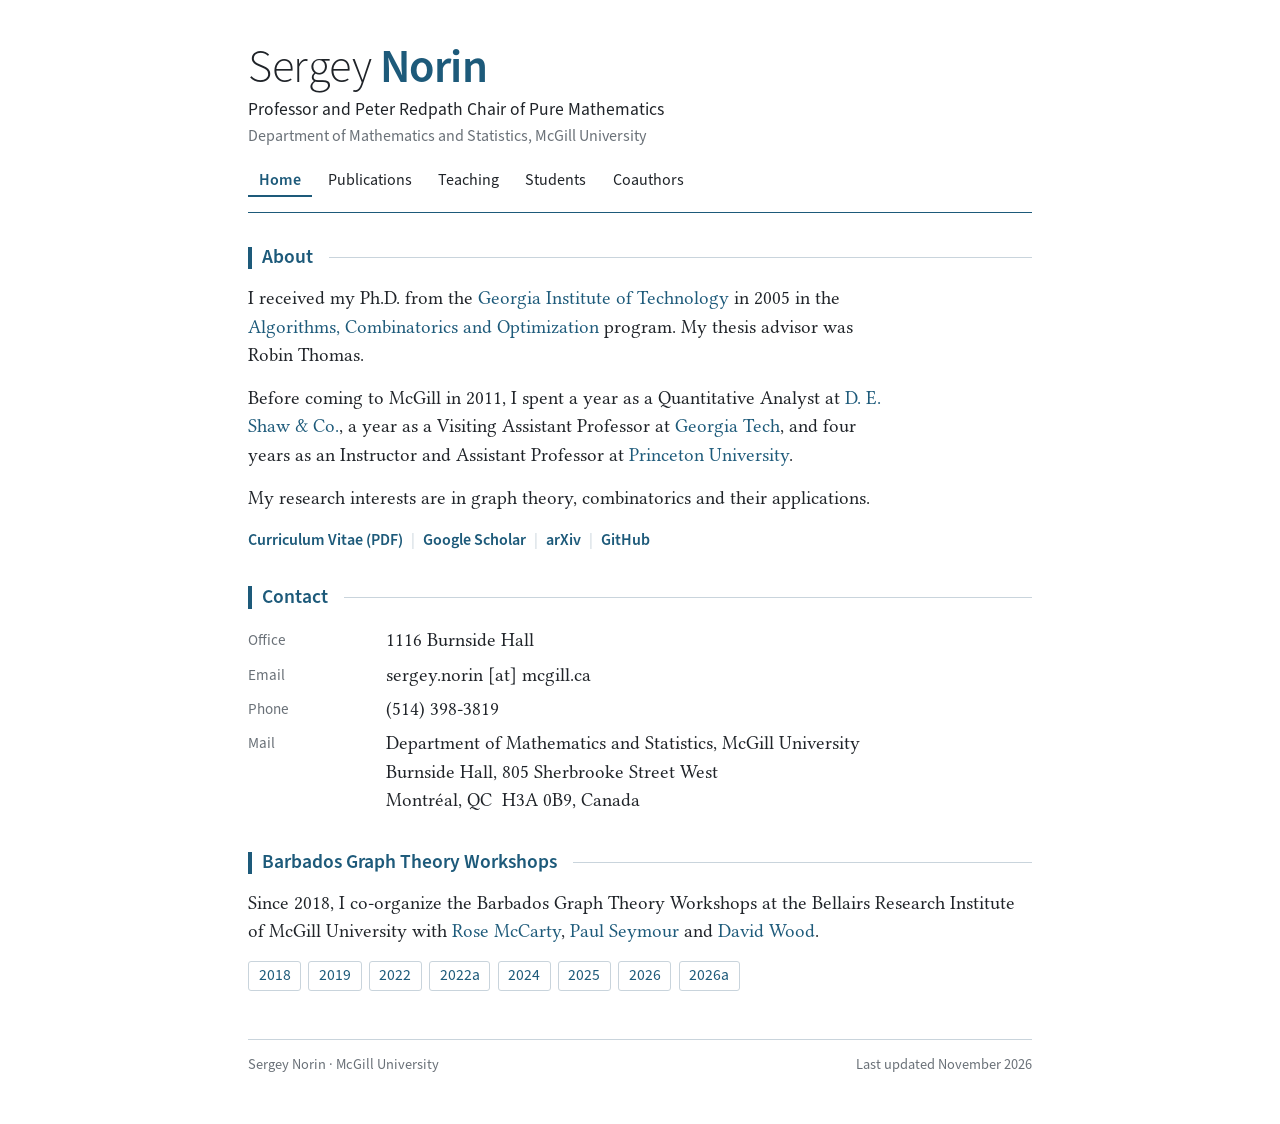
<file: index.html>
<!DOCTYPE html>
<html lang="en" class="no-js">
<head>
  <meta charset="utf-8">
  <meta name="viewport" content="width=device-width, initial-scale=1">
  <title>Sergey Norin</title>
  <meta name="description" content="Sergey Norin, Professor and Peter Redpath Chair of Pure Mathematics, Department of Mathematics and Statistics, McGill University. Graph theory and combinatorics.">
  <meta name="author" content="Sergey Norin">
  <link rel="icon" href="assets/favicon.svg" type="image/svg+xml">
  <link rel="preload" href="assets/fonts/libertinus-serif-regular.woff2" as="font" type="font/woff2" crossorigin>
  <link rel="preload" href="assets/fonts/sn-sans-regular.woff2" as="font" type="font/woff2" crossorigin>
  <link rel="stylesheet" href="assets/css/style.css">
  <script>document.documentElement.classList.remove('no-js');</script>
</head>
<body>
<a class="skip" href="#main">Skip to content</a>
<div class="page">

  <header class="masthead">
    <div>
      <h1><a href="./"><span class="first">Sergey</span> <span class="last">Norin</span></a></h1>
      <p class="role">Professor and Peter Redpath Chair of Pure Mathematics</p>
      <p class="dept"><a href="https://www.mcgill.ca/mathstat/">Department of Mathematics and Statistics</a>, <a href="https://www.mcgill.ca/">McGill University</a></p>
    </div>
    <nav class="nav" aria-label="Main">
      <ul>
        <li><a href="./" aria-current="page">Home</a></li>
        <li><a href="publications.html">Publications</a></li>
        <li><a href="teaching.html">Teaching</a></li>
        <li><a href="students.html">Students</a></li>
        <li><a href="coauthors.html">Coauthors</a></li>
      </ul>
    </nav>
  </header>

  <main id="main">

    <section class="section lead" aria-labelledby="about">
      <h2 id="about">About</h2>
      <p>I received my Ph.D. from the <a href="https://www.gatech.edu/">Georgia Institute of Technology</a> in 2005 in the <a href="https://aco.gatech.edu/">Algorithms, Combinatorics and Optimization</a> program. My thesis advisor was Robin Thomas.</p>
      <p>Before coming to McGill in 2011, I spent a year as a Quantitative Analyst at <a href="https://www.deshaw.com/">D. E. Shaw &amp; Co.</a>, a year as a Visiting Assistant Professor at <a href="https://math.gatech.edu/">Georgia Tech</a>, and four years as an Instructor and Assistant Professor at <a href="https://www.math.princeton.edu/">Princeton University</a>.</p>
      <p>My research interests are in graph theory, combinatorics and their applications.</p>
      <p class="quicklinks">
        <a href="cv.pdf">Curriculum Vitae (PDF)</a><span class="sep" aria-hidden="true">|</span><wbr><a href="https://scholar.google.com/citations?user=vLFHrUMAAAAJ">Google Scholar</a><span class="sep" aria-hidden="true">|</span><wbr><a href="https://arxiv.org/search/?query=Norin%2C+Sergey&amp;searchtype=author&amp;order=-announced_date_first">arXiv</a><span class="sep" aria-hidden="true">|</span><wbr><a href="https://github.com/snorin239">GitHub</a>
      </p>
    </section>

    <section class="section" aria-labelledby="contact">
      <h2 id="contact">Contact</h2>
      <ul class="cvlist contact">
        <li><span class="when">Office</span><span class="what">1116 Burnside Hall</span></li>
        <li><span class="when">Email</span><span class="what">sergey.norin [at] mcgill.ca</span></li>
        <li><span class="when">Phone</span><span class="what">(514) 398-3819</span></li>
        <li><span class="when">Mail</span><address class="what">Department of Mathematics and Statistics, McGill University<br>Burnside Hall, 805 Sherbrooke Street West<br>Montréal, QC&nbsp; H3A 0B9, Canada</address></li>
      </ul>
    </section>

    <section class="section" aria-labelledby="workshops">
      <h2 id="workshops">Barbados Graph Theory Workshops</h2>
      <p>Since 2018, I co-organize the Barbados Graph Theory Workshops at the Bellairs Research Institute of McGill University with <a href="https://mccarty.math.gatech.edu/">Rose McCarty</a>, <a href="https://web.math.princeton.edu/~pds/">Paul Seymour</a> and <a href="https://davidwooddavid.github.io/">David Wood</a>.</p>
      <ul class="inline-list">
        <li><a href="https://web.math.princeton.edu/~pds/barbados18/index.html">2018</a></li>
        <li><a href="https://web.math.princeton.edu/~pds/barbados19/index.html">2019</a></li>
        <li><a href="https://web.math.princeton.edu/~pds/barbados22/index.html">2022</a></li>
        <li><a href="https://web.math.princeton.edu/~pds/barbados22a/index.html">2022a</a></li>
        <li><a href="https://web.math.princeton.edu/~pds/barbados24/index.html">2024</a></li>
        <li><a href="https://web.math.princeton.edu/~pds/barbados25/index.html">2025</a></li>
        <li><a href="https://web.math.princeton.edu/~pds/barbados26/index.html">2026</a></li>
        <li><a href="https://web.math.princeton.edu/~pds/barbados26a/index.html">2026a</a></li>
      </ul>
    </section>

  </main>

  <footer class="foot">
    <span>Sergey Norin · McGill University</span>
    <span>Last updated November 2026</span>
  </footer>

</div>
</body>
</html>
</file>
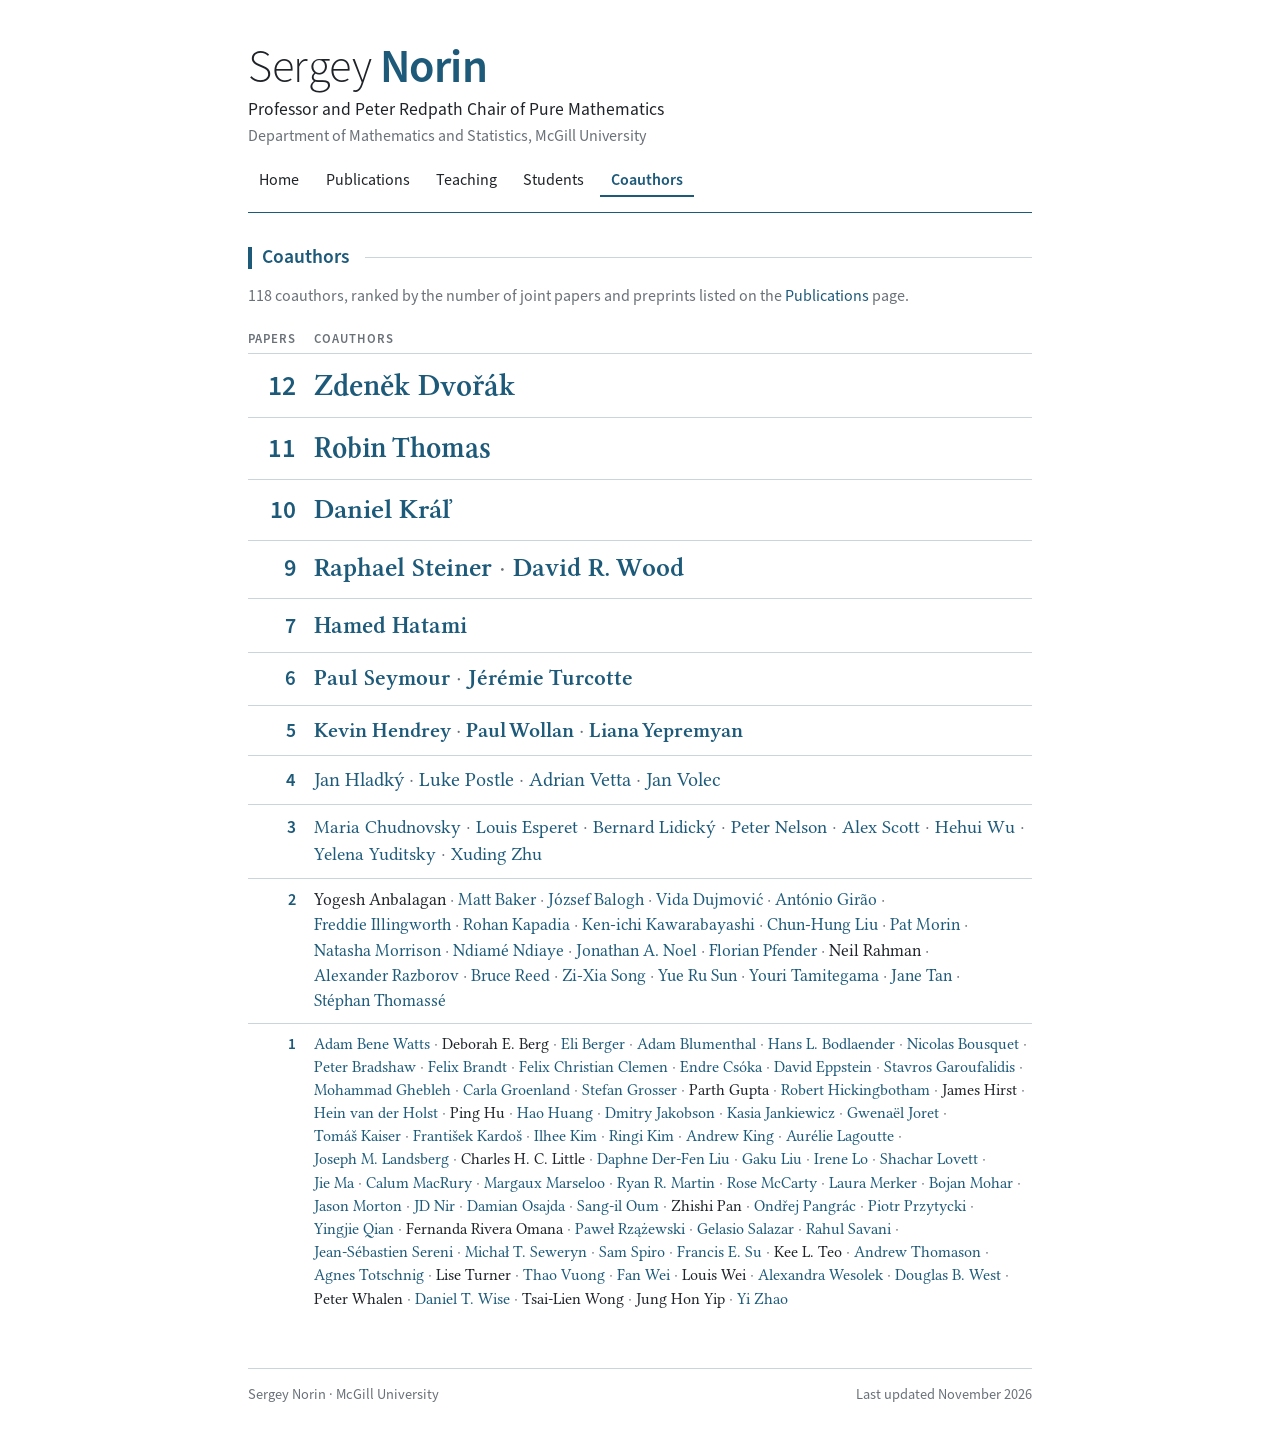
<file: coauthors.html>
<!DOCTYPE html>
<html lang="en" class="no-js">
<head>
  <meta charset="utf-8">
  <meta name="viewport" content="width=device-width, initial-scale=1">
  <title>Coauthors · Sergey Norin</title>
  <meta name="description" content="Coauthors of Sergey Norin (McGill University), ranked by number of joint papers.">
  <meta name="author" content="Sergey Norin">
  <link rel="icon" href="assets/favicon.svg" type="image/svg+xml">
  <link rel="preload" href="assets/fonts/libertinus-serif-regular.woff2" as="font" type="font/woff2" crossorigin>
  <link rel="preload" href="assets/fonts/sn-sans-regular.woff2" as="font" type="font/woff2" crossorigin>
  <link rel="stylesheet" href="assets/css/style.css">
  <script>document.documentElement.classList.remove('no-js');</script>
</head>
<body>
<a class="skip" href="#main">Skip to content</a>
<div class="page">

  <header class="masthead">
    <div>
      <h1><a href="./"><span class="first">Sergey</span> <span class="last">Norin</span></a></h1>
      <p class="role">Professor and Peter Redpath Chair of Pure Mathematics</p>
      <p class="dept"><a href="https://www.mcgill.ca/mathstat/">Department of Mathematics and Statistics</a>, <a href="https://www.mcgill.ca/">McGill University</a></p>
    </div>
    <nav class="nav" aria-label="Main">
      <ul>
        <li><a href="./">Home</a></li>
        <li><a href="publications.html">Publications</a></li>
        <li><a href="teaching.html">Teaching</a></li>
        <li><a href="students.html">Students</a></li>
        <li><a href="coauthors.html" aria-current="page">Coauthors</a></li>
      </ul>
    </nav>
  </header>

  <main id="main">
    <!--
      HOW TO UPDATE
      Each row below lists the coauthors with a given number of joint papers
      (papers, preprints and manuscripts on publications.html). After adding a
      paper, move each of its coauthors up one row, or add a row: copy an <li>
      and change both --k and the number. Keep names in a row sorted by surname.
      Font size grows with --k (see "coauthors" in assets/css/style.css).
    -->

    <section class="section" aria-labelledby="coauthors">
      <h2 id="coauthors">Coauthors</h2>
      <p class="pub-note">118 coauthors, ranked by the number of joint papers and preprints listed on the <a href="publications.html">Publications</a> page.</p>
      <p class="co-head" aria-hidden="true"><span>Papers</span><span>Coauthors</span></p>
      <ol class="coauthors">
        <li style="--k:12"><span class="n">12<span class="vh"> joint papers:</span></span>
          <ul class="names">
            <li><a href="https://iuuk.mff.cuni.cz/~rakdver/">Zdeněk Dvořák</a></li>
          </ul></li>
        <li style="--k:11"><span class="n">11<span class="vh"> joint papers:</span></span>
          <ul class="names">
            <li><a href="https://en.wikipedia.org/wiki/Robin_Thomas_(mathematician)" title="Wikipedia">Robin Thomas</a></li>
          </ul></li>
        <li style="--k:10"><span class="n">10<span class="vh"> joint papers:</span></span>
          <ul class="names">
            <li><a href="https://ucw.cz/~kral/index.html.en">Daniel Kráľ</a></li>
          </ul></li>
        <li style="--k:9"><span class="n">9<span class="vh"> joint papers:</span></span>
          <ul class="names">
            <li><a href="https://sites.google.com/view/raphael-mario-steiner">Raphael Steiner</a></li>
            <li><a href="https://davidwooddavid.github.io/">David R. Wood</a></li>
          </ul></li>
        <li style="--k:7"><span class="n">7<span class="vh"> joint papers:</span></span>
          <ul class="names">
            <li><a href="https://www.cs.mcgill.ca/~hatami/">Hamed Hatami</a></li>
          </ul></li>
        <li style="--k:6"><span class="n">6<span class="vh"> joint papers:</span></span>
          <ul class="names">
            <li><a href="https://web.math.princeton.edu/~pds/">Paul Seymour</a></li>
            <li><a href="https://www.jeremieturcotte.com/">Jérémie Turcotte</a></li>
          </ul></li>
        <li style="--k:5"><span class="n">5<span class="vh"> joint papers:</span></span>
          <ul class="names">
            <li><a href="https://sites.google.com/view/kevinhendrey">Kevin Hendrey</a></li>
            <li><a href="https://iris.uniroma1.it/cris/rp/rp27076">Paul Wollan</a></li>
            <li><a href="https://www.lianayepremyan.com/">Liana Yepremyan</a></li>
          </ul></li>
        <li style="--k:4"><span class="n">4<span class="vh"> joint papers:</span></span>
          <ul class="names">
            <li><a href="https://www.cs.cas.cz/staff/hladky/en">Jan Hladký</a></li>
            <li><a href="https://sites.google.com/view/lukepostle">Luke Postle</a></li>
            <li><a href="https://www.math.mcgill.ca/vetta/">Adrian Vetta</a></li>
            <li><a href="https://honza.ucw.cz/">Jan Volec</a></li>
          </ul></li>
        <li style="--k:3"><span class="n">3<span class="vh"> joint papers:</span></span>
          <ul class="names">
            <li><a href="https://web.math.princeton.edu/~mchudnov/">Maria Chudnovsky</a></li>
            <li><a href="https://oc.g-scop.grenoble-inp.fr/esperet/">Louis Esperet</a></li>
            <li><a href="https://orion.math.iastate.edu/lidicky/">Bernard Lidický</a></li>
            <li><a href="https://www.math.uwaterloo.ca/~apnelson/">Peter Nelson</a></li>
            <li><a href="https://people.maths.ox.ac.uk/scott/">Alex Scott</a></li>
            <li><a href="https://scholar.google.com/citations?user=vGY9WiEAAAAJ" title="Google Scholar profile">Hehui Wu</a></li>
            <li><a href="https://algorithms.leeds.ac.uk/profiles/yelena-yuditsky/">Yelena Yuditsky</a></li>
            <li><a href="https://mypage.zjnu.edu.cn/ZXD/en/index.htm">Xuding Zhu</a></li>
          </ul></li>
        <li style="--k:2"><span class="n">2<span class="vh"> joint papers:</span></span>
          <ul class="names">
            <li>Yogesh Anbalagan</li>
            <li><a href="https://sites.google.com/view/mattbakermath/home">Matt Baker</a></li>
            <li><a href="https://sites.google.com/view/jozsefbaloghmath">József Balogh</a></li>
            <li><a href="https://cglab.ca/~vida/">Vida Dujmović</a></li>
            <li><a href="https://sites.google.com/view/antonio-girao">António Girão</a></li>
            <li><a href="https://sites.google.com/view/freddieillingworth">Freddie Illingworth</a></li>
            <li><a href="https://scholar.google.com/citations?user=-OuuHk8AAAAJ" title="Google Scholar profile">Rohan Kapadia</a></li>
            <li><a href="https://research.nii.ac.jp/~k_keniti/">Ken-ichi Kawarabayashi</a></li>
            <li><a href="https://people.tamu.edu/~chliu/">Chun-Hung Liu</a></li>
            <li><a href="https://cglab.ca/~morin/">Pat Morin</a></li>
            <li><a href="https://web.uvic.ca/~nmorrison/">Natasha Morrison</a></li>
            <li><a href="https://ndiayendiame.wixsite.com/website">Ndiamé Ndiaye</a></li>
            <li><a href="https://jonathannoel.ca/">Jonathan A. Noel</a></li>
            <li><a href="https://sites.google.com/view/florianpfendermath">Florian Pfender</a></li>
            <li>Neil Rahman</li>
            <li><a href="https://people.cs.uchicago.edu/~razborov/">Alexander Razborov</a></li>
            <li><a href="https://en.wikipedia.org/wiki/Bruce_Reed_(mathematician)" title="Wikipedia">Bruce Reed</a></li>
            <li><a href="https://sciences.ucf.edu/math/zxsong/">Zi-Xia Song</a></li>
            <li><a href="https://www.math.mcgill.ca/sun/">Yue Ru Sun</a></li>
            <li><a href="https://www.cs.mcgill.ca/~ytamit/index.php">Youri Tamitegama</a></li>
            <li><a href="https://people.maths.ox.ac.uk/tanj/">Jane Tan</a></li>
            <li><a href="https://perso.ens-lyon.fr/stephan.thomasse/">Stéphan Thomassé</a></li>
          </ul></li>
        <li style="--k:1"><span class="n">1<span class="vh"> joint paper:</span></span>
          <ul class="names">
            <li><a href="https://scholar.google.com/citations?user=nXVtEQ0AAAAJ" title="Google Scholar profile">Adam Bene Watts</a></li>
            <li>Deborah E. Berg</li>
            <li><a href="https://cris.haifa.ac.il/en/persons/eli-berger/">Eli Berger</a></li>
            <li><a href="https://sites.google.com/view/ablumenthal">Adam Blumenthal</a></li>
            <li><a href="https://webspace.science.uu.nl/~bodla101/">Hans L. Bodlaender</a></li>
            <li><a href="https://perso.liris.cnrs.fr/nbousquet/">Nicolas Bousquet</a></li>
            <li><a href="https://scholar.google.com/citations?user=CewhJUsAAAAJ" title="Google Scholar profile">Peter Bradshaw</a></li>
            <li><a href="https://cs.cit.tum.de/en/dss/brandt/">Felix Brandt</a></li>
            <li><a href="https://sites.google.com/view/felix-christian-clemen">Felix Christian Clemen</a></li>
            <li><a href="https://scholar.google.com/citations?user=6pNcwrYAAAAJ" title="Google Scholar profile">Endre Csóka</a></li>
            <li><a href="https://ics.uci.edu/~eppstein/">David Eppstein</a></li>
            <li><a href="https://people.mpim-bonn.mpg.de/stavros/">Stavros Garoufalidis</a></li>
            <li><a href="https://sites.google.com/a/sci.kuniv.edu.kw/math/people/faculty/ghebleh-mohammad">Mohammad Ghebleh</a></li>
            <li><a href="https://sites.google.com/view/carlagroenland">Carla Groenland</a></li>
            <li><a href="https://blog.catalangrenade.com/">Stefan Grosser</a></li>
            <li>Parth Gupta</li>
            <li><a href="https://scholar.google.com/citations?user=Jnz-mFoAAAAJ" title="Google Scholar profile">Robert Hickingbotham</a></li>
            <li>James Hirst</li>
            <li><a href="https://scholar.google.com/citations?user=9e1qGWQAAAAJ" title="Google Scholar profile">Hein van der Holst</a></li>
            <li>Ping Hu</li>
            <li><a href="https://blog.nus.edu.sg/huanghao/">Hao Huang</a></li>
            <li><a href="https://www.math.mcgill.ca/jakobson/">Dmitry Jakobson</a></li>
            <li><a href="https://people.ucsc.edu/~kjankiew/">Kasia Jankiewicz</a></li>
            <li><a href="https://gjoret.be/">Gwenaël Joret</a></li>
            <li><a href="https://home.zcu.cz/~kaisert/">Tomáš Kaiser</a></li>
            <li><a href="https://ais2.uniba.sk/repo2/repository/default/ais/zamestnanec/FMFI/EN/kardos20.uniba.sk.html">František Kardoš</a></li>
            <li><a href="https://scholar.google.com/citations?user=AjWuYjUAAAAJ" title="Google Scholar profile">Ilhee Kim</a></li>
            <li><a href="https://sites.google.com/view/ringikim/home">Ringi Kim</a></li>
            <li><a href="https://scholar.google.com/citations?user=FEcw6ZYAAAAJ" title="Google Scholar profile">Andrew King</a></li>
            <li><a href="https://scholar.google.com/citations?user=9M474T0AAAAJ" title="Google Scholar profile">Aurélie Lagoutte</a></li>
            <li><a href="https://people.tamu.edu/~jml/">Joseph M. Landsberg</a></li>
            <li>Charles H. C. Little</li>
            <li><a href="https://www.calstatela.edu/faculty/daphne-der-fen-liu-professor-department-mathematics">Daphne Der-Fen Liu</a></li>
            <li><a href="https://sites.google.com/view/gakuliu">Gaku Liu</a></li>
            <li><a href="https://sites.google.com/view/irene-lo">Irene Lo</a></li>
            <li><a href="https://cseweb.ucsd.edu/~slovett/">Shachar Lovett</a></li>
            <li><a href="https://faculty.ustc.edu.cn/majie/en/">Jie Ma</a></li>
            <li><a href="https://cmacrury.github.io/">Calum MacRury</a></li>
            <li><a href="https://margauxmarseloo.github.io/">Margaux Marseloo</a></li>
            <li><a href="https://orion.math.iastate.edu/rymartin/">Ryan R. Martin</a></li>
            <li><a href="https://mccarty.math.gatech.edu/">Rose McCarty</a></li>
            <li><a href="https://i11www.iti.kit.edu/en/members/laura_merker/">Laura Merker</a></li>
            <li><a href="https://www.sfu.ca/~mohar/">Bojan Mohar</a></li>
            <li><a href="https://scholar.google.com/citations?user=lOPN3sgAAAAJ" title="Google Scholar profile">Jason Morton</a></li>
            <li><a href="https://scholar.google.com/citations?user=LQ1QWuAAAAAJ" title="Google Scholar profile">JD Nir</a></li>
            <li><a href="https://www.math.uni.wroc.pl/~dosaj/">Damian Osajda</a></li>
            <li><a href="https://sangil.dimag.kr/">Sang-il Oum</a></li>
            <li>Zhishi Pan</li>
            <li><a href="https://iuuk.mff.cuni.cz/~pangrac/">Ondřej Pangrác</a></li>
            <li><a href="https://www.math.mcgill.ca/pprzytyc/">Piotr Przytycki</a></li>
            <li><a href="https://scholar.google.com/citations?user=IcEKDjEAAAAJ" title="Google Scholar profile">Yingjie Qian</a></li>
            <li>Fernanda Rivera Omana</li>
            <li><a href="https://pages.mini.pw.edu.pl/~rzazewskip/www/">Paweł Rzążewski</a></li>
            <li><a href="https://www.ifisica.uaslp.mx/~gsalazar/">Gelasio Salazar</a></li>
            <li><a href="https://www.csc.liv.ac.uk/~rahul/">Rahul Savani</a></li>
            <li><a href="https://cstb-icube.fr/~sereni/">Jean-Sébastien Sereni</a></li>
            <li><a href="https://tcs.uj.edu.pl/en/pracownicy/wizytowka?person_id=Michal_Seweryn">Michał T. Seweryn</a></li>
            <li><a href="https://samspiro.xyz/">Sam Spiro</a></li>
            <li><a href="https://math.hmc.edu/su/">Francis E. Su</a></li>
            <li>Kee L. Teo</li>
            <li><a href="https://www.dpmms.cam.ac.uk/person/agt2">Andrew Thomason</a></li>
            <li><a href="https://github.com/atotschnig">Agnes Totschnig</a></li>
            <li>Lise Turner</li>
            <li><a href="https://scholar.google.com/citations?user=n8xwiKYAAAAJ" title="Google Scholar profile">Thao Vuong</a></li>
            <li><a href="https://sites.google.com/view/fan-wei/home">Fan Wei</a></li>
            <li>Louis Wei</li>
            <li><a href="https://scholar.google.com/citations?user=YIG7PlQAAAAJ" title="Google Scholar profile">Alexandra Wesolek</a></li>
            <li><a href="https://dwest.web.illinois.edu/">Douglas B. West</a></li>
            <li>Peter Whalen</li>
            <li><a href="https://www.math.mcgill.ca/wise/">Daniel T. Wise</a></li>
            <li>Tsai-Lien Wong</li>
            <li>Jung Hon Yip</li>
            <li><a href="https://math.gsu.edu/yzhao6">Yi Zhao</a></li>
          </ul></li>
      </ol>
    </section>

  </main>

  <footer class="foot">
    <span>Sergey Norin · McGill University</span>
    <span>Last updated November 2026</span>
  </footer>

</div>
</body>
</html>
</file>
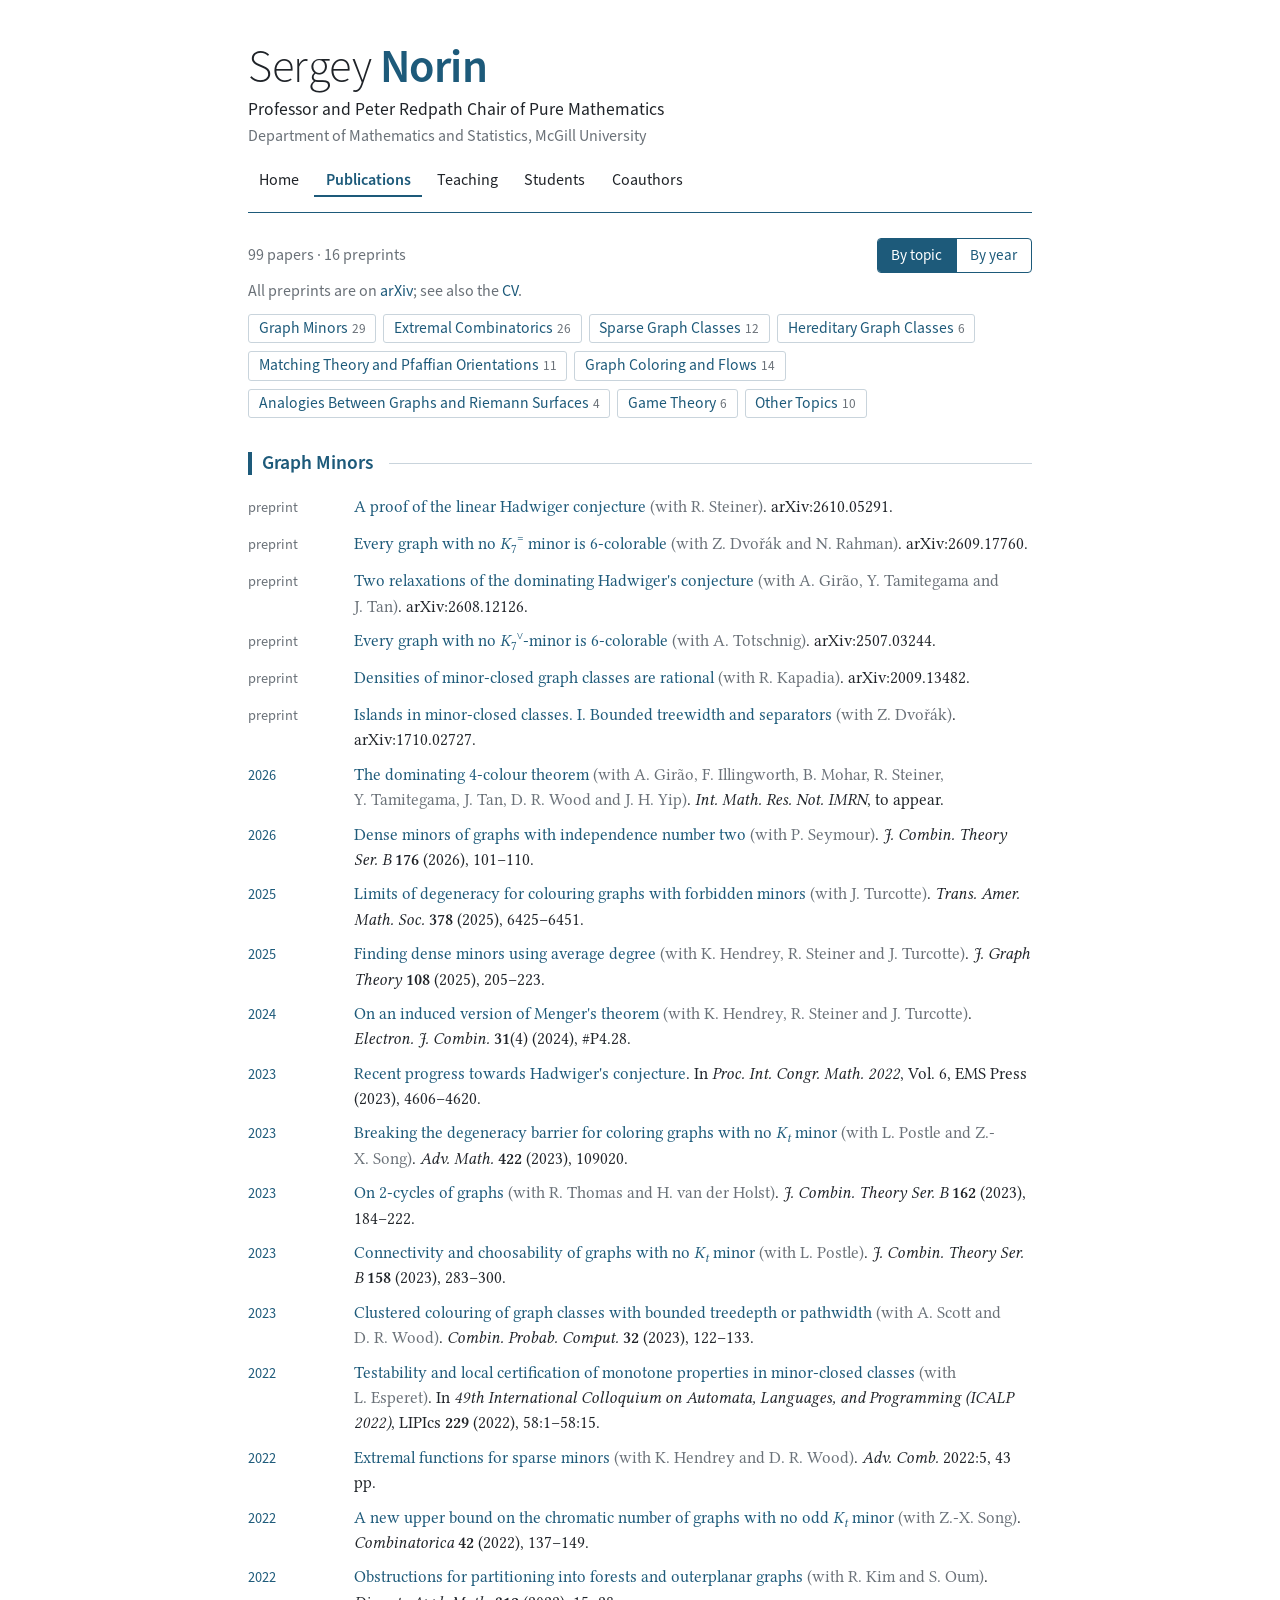
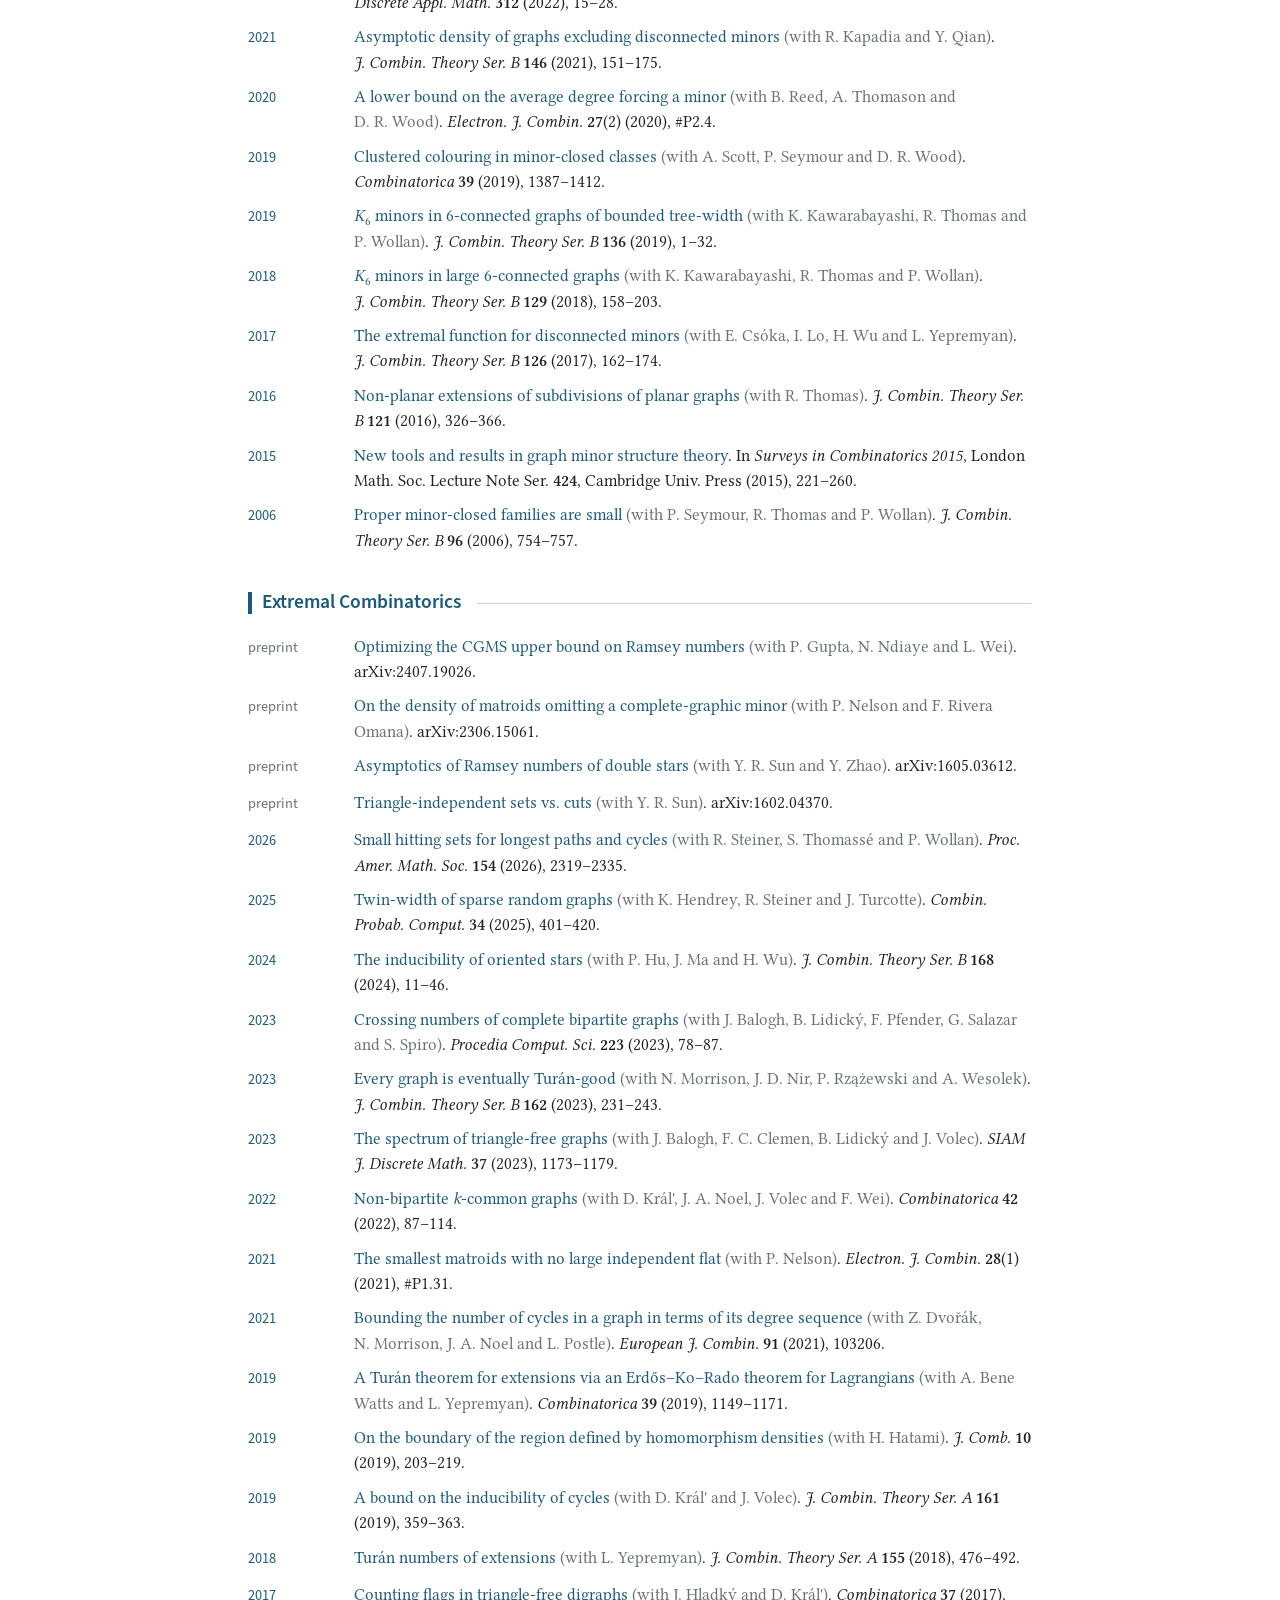
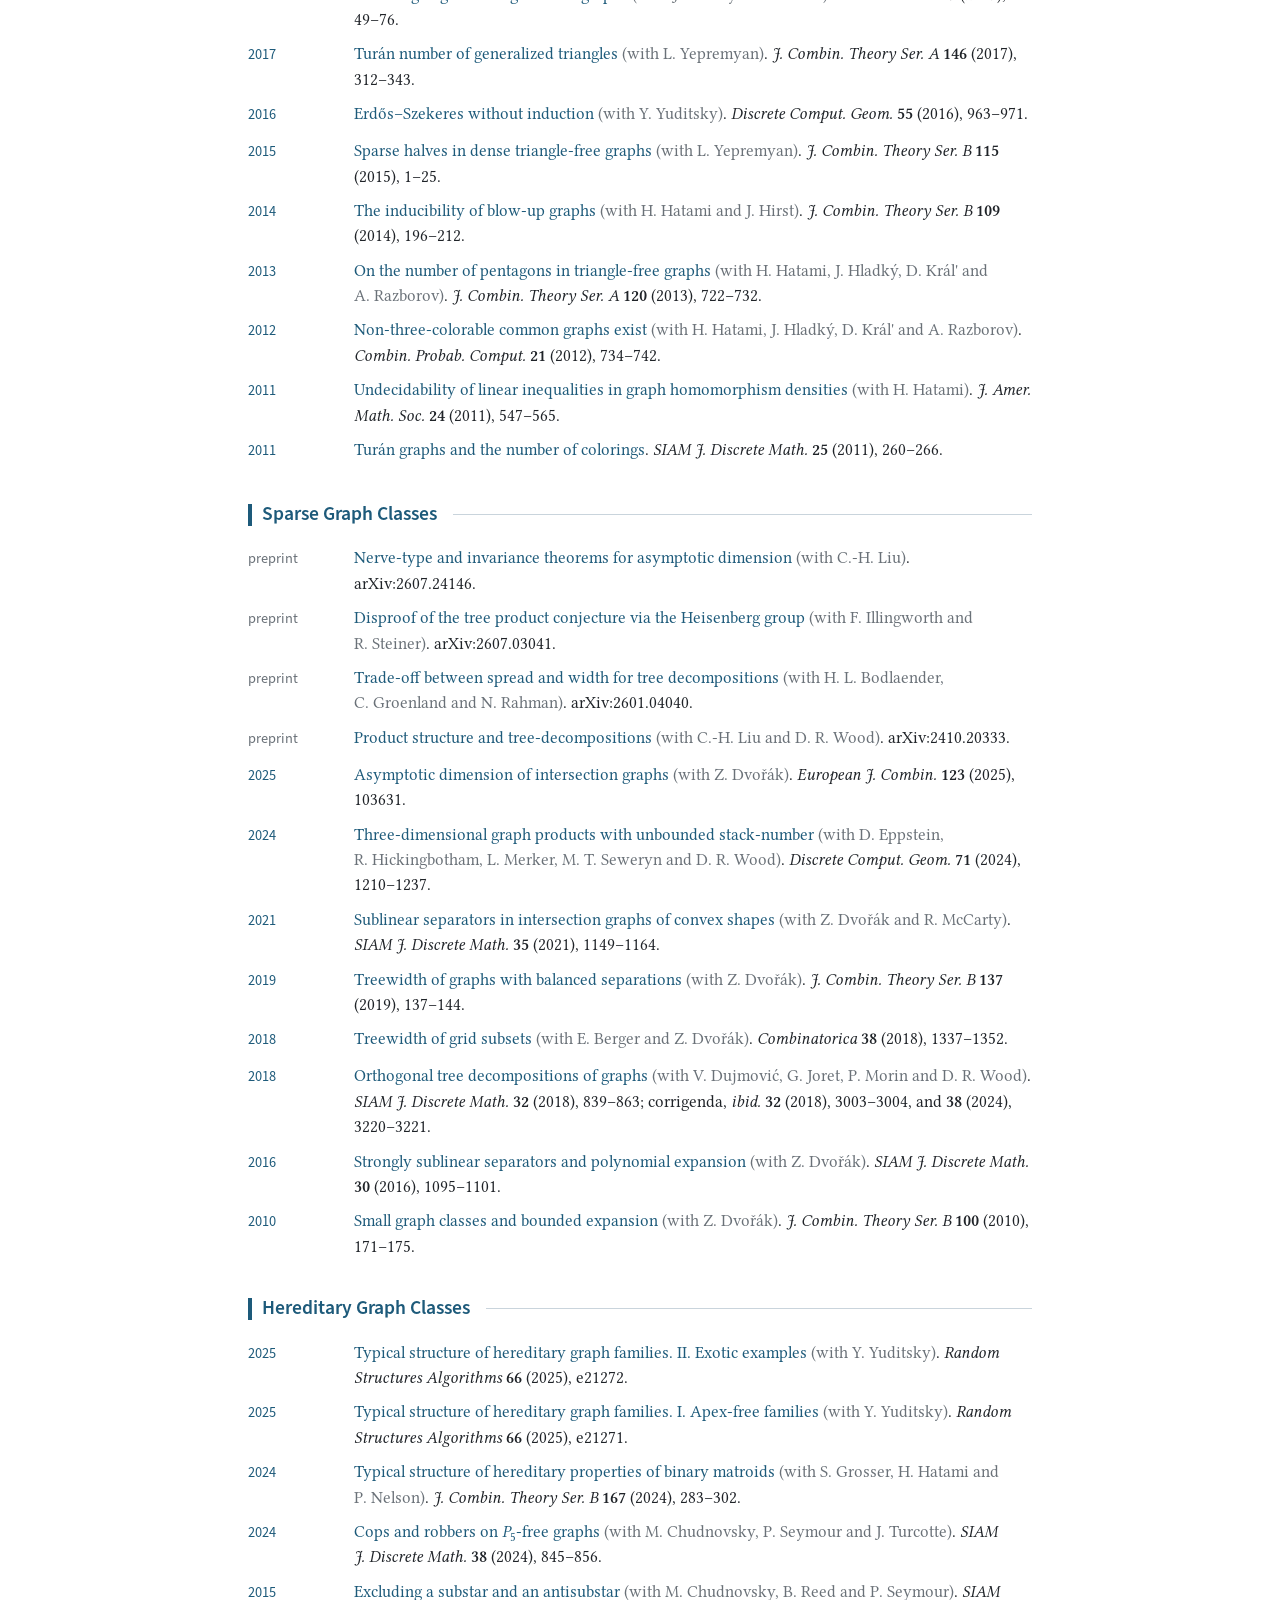
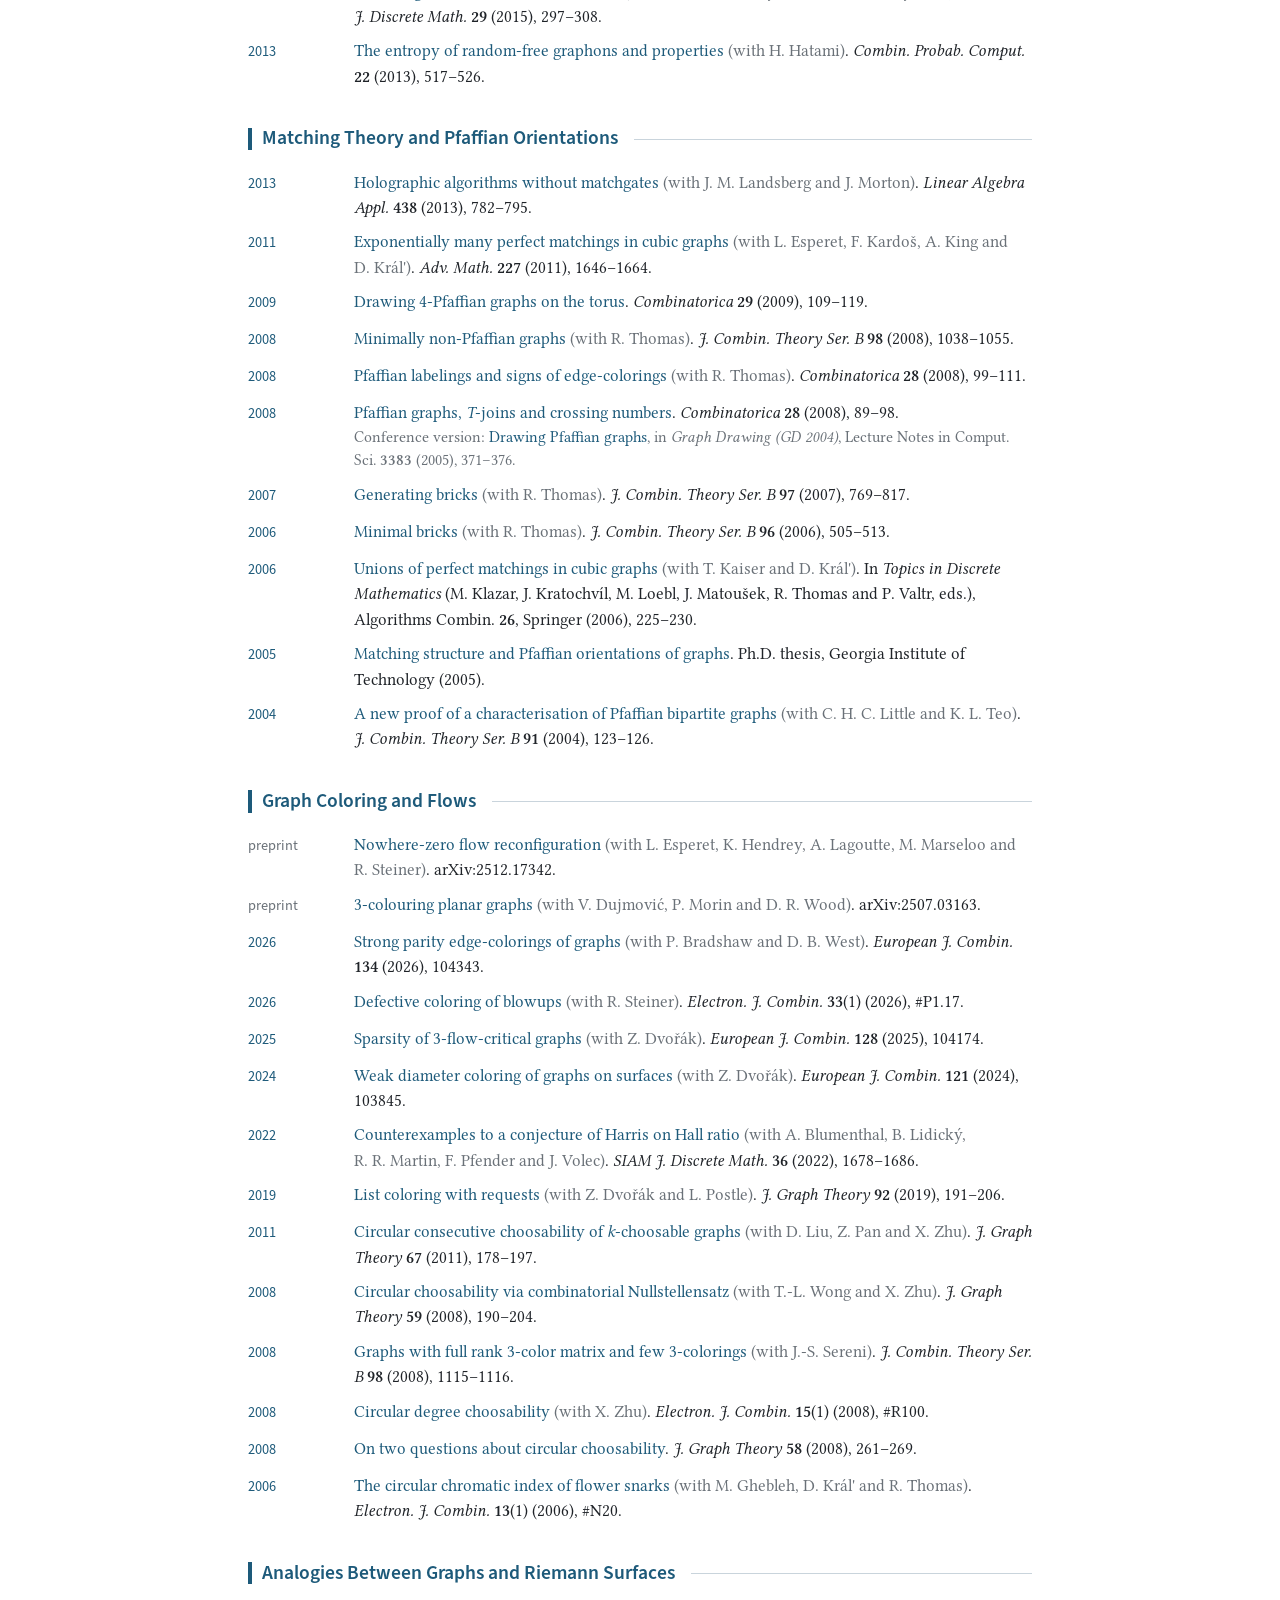
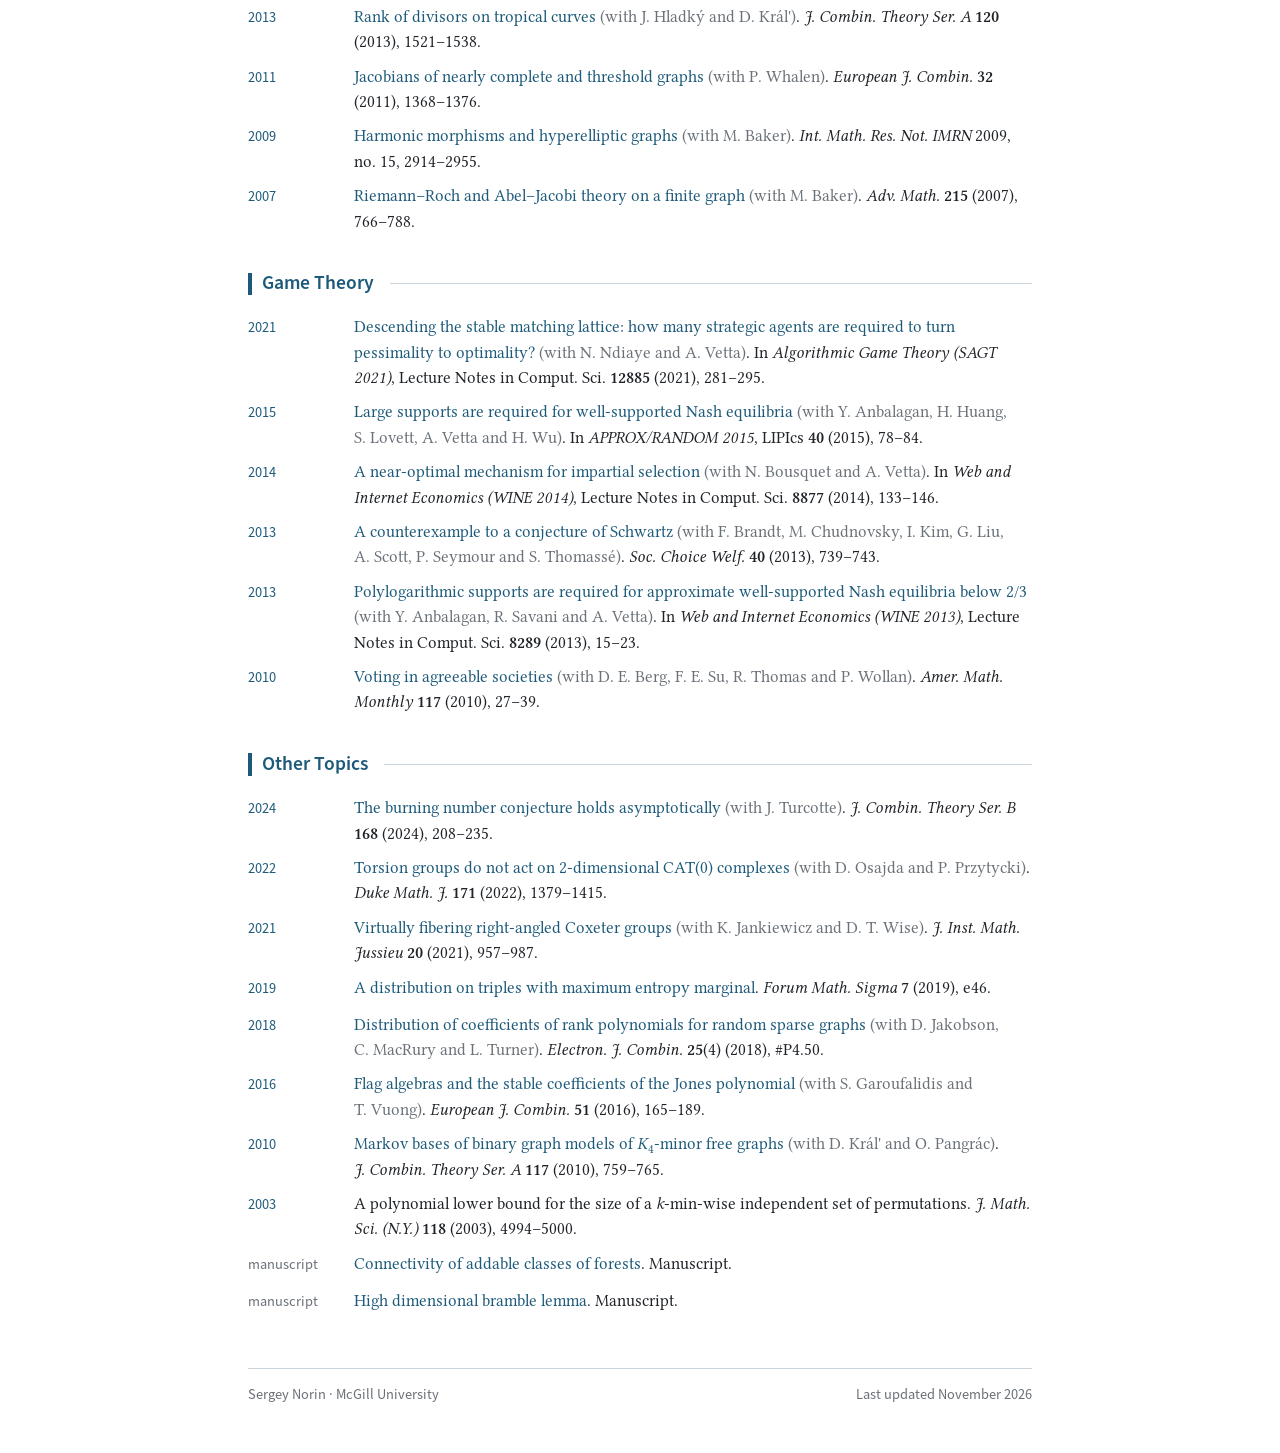
<file: publications.html>
<!DOCTYPE html>
<html lang="en" class="no-js">
<head>
  <meta charset="utf-8">
  <meta name="viewport" content="width=device-width, initial-scale=1">
  <title>Publications · Sergey Norin</title>
  <meta name="description" content="Publications and preprints of Sergey Norin (McGill University), grouped by topic or by year.">
  <meta name="author" content="Sergey Norin">
  <link rel="icon" href="assets/favicon.svg" type="image/svg+xml">
  <link rel="preload" href="assets/fonts/libertinus-serif-regular.woff2" as="font" type="font/woff2" crossorigin>
  <link rel="preload" href="assets/fonts/sn-sans-regular.woff2" as="font" type="font/woff2" crossorigin>
  <link rel="stylesheet" href="assets/css/style.css">
  <script>document.documentElement.classList.remove('no-js');</script>
  <script src="assets/js/publications.js" defer></script>
</head>
<body>
<a class="skip" href="#main">Skip to content</a>
<div class="page">

  <header class="masthead">
    <div>
      <h1><a href="./"><span class="first">Sergey</span> <span class="last">Norin</span></a></h1>
      <p class="role">Professor and Peter Redpath Chair of Pure Mathematics</p>
      <p class="dept"><a href="https://www.mcgill.ca/mathstat/">Department of Mathematics and Statistics</a>, <a href="https://www.mcgill.ca/">McGill University</a></p>
    </div>
    <nav class="nav" aria-label="Main">
      <ul>
        <li><a href="./">Home</a></li>
        <li><a href="publications.html" aria-current="page">Publications</a></li>
        <li><a href="teaching.html">Teaching</a></li>
        <li><a href="students.html">Students</a></li>
        <li><a href="coauthors.html">Coauthors</a></li>
      </ul>
    </nav>
  </header>

  <main id="main">
    <!--
      HOW TO ADD A PAPER
      Copy an <li> line into the right topic below and edit it. Newest items go first.
        data-y = year of publication, or "preprint" / "manuscript".
      The "By year" view and the counts are built from these lists automatically.
    -->

    <div class="pub-tools">
      <span class="pub-count" id="pub-count">99 papers · 16 preprints</span>
      <div class="seg" role="group" aria-label="Group publications">
        <button type="button" data-view="topic" aria-pressed="true">By topic</button>
        <button type="button" data-view="year" aria-pressed="false">By year</button>
      </div>
    </div>
    <p class="pub-note">All preprints are on <a href="https://arxiv.org/search/?query=Norin%2C+Sergey&amp;searchtype=author&amp;order=-announced_date_first">arXiv</a>; see also the <a href="cv.pdf">CV</a>.</p>

    <div id="by-topic">
      <nav aria-label="Topics">
        <ul class="inline-list topic-index">
          <li><a href="#minors">Graph Minors<span class="n">29</span></a></li>
          <li><a href="#extremal">Extremal Combinatorics<span class="n">26</span></a></li>
          <li><a href="#sparse">Sparse Graph Classes<span class="n">12</span></a></li>
          <li><a href="#hereditary">Hereditary Graph Classes<span class="n">6</span></a></li>
          <li><a href="#matching">Matching Theory and Pfaffian Orientations<span class="n">11</span></a></li>
          <li><a href="#coloring">Graph Coloring and Flows<span class="n">14</span></a></li>
          <li><a href="#riemann">Analogies Between Graphs and Riemann Surfaces<span class="n">4</span></a></li>
          <li><a href="#game">Game Theory<span class="n">6</span></a></li>
          <li><a href="#other">Other Topics<span class="n">10</span></a></li>
        </ul>
      </nav>

    <section class="section topic" aria-labelledby="minors">
      <h2 id="minors">Graph Minors</h2>
      <ol class="pubs">
        <li data-y="preprint"><span class="y">preprint</span><span class="b"><a class="t" href="https://arxiv.org/abs/2610.05291">A proof of the linear Hadwiger conjecture</a> <span class="co">(with R. Steiner)</span>. <span class="v">arXiv:2610.05291.</span></span></li>
        <li data-y="preprint"><span class="y">preprint</span><span class="b"><a class="t" href="https://arxiv.org/abs/2609.17760">Every graph with no <i>K</i><sub>7</sub><sup>=</sup> minor is 6-colorable</a> <span class="co">(with Z. Dvořák and N. Rahman)</span>. <span class="v">arXiv:2609.17760.</span></span></li>
        <li data-y="preprint"><span class="y">preprint</span><span class="b"><a class="t" href="https://arxiv.org/abs/2608.12126">Two relaxations of the dominating Hadwiger's conjecture</a> <span class="co">(with A. Girão, Y. Tamitegama and J. Tan)</span>. <span class="v">arXiv:2608.12126.</span></span></li>
        <li data-y="preprint"><span class="y">preprint</span><span class="b"><a class="t" href="https://arxiv.org/abs/2507.03244">Every graph with no <i>K</i><sub>7</sub><sup>∨</sup>-minor is 6-colorable</a> <span class="co">(with A. Totschnig)</span>. <span class="v">arXiv:2507.03244.</span></span></li>
        <li data-y="preprint"><span class="y">preprint</span><span class="b"><a class="t" href="https://arxiv.org/abs/2009.13482">Densities of minor-closed graph classes are rational</a> <span class="co">(with R. Kapadia)</span>. <span class="v">arXiv:2009.13482.</span></span></li>
        <li data-y="preprint"><span class="y">preprint</span><span class="b"><a class="t" href="https://arxiv.org/abs/1710.02727">Islands in minor-closed classes. I. Bounded treewidth and separators</a> <span class="co">(with Z. Dvořák)</span>. <span class="v">arXiv:1710.02727.</span></span></li>
        <li data-y="2026"><span class="y">2026</span><span class="b"><a class="t" href="https://arxiv.org/abs/2605.10112">The dominating 4-colour theorem</a> <span class="co">(with A. Girão, F. Illingworth, B. Mohar, R. Steiner, Y. Tamitegama, J. Tan, D. R. Wood and J. H. Yip)</span>. <span class="v"><i>Int. Math. Res. Not. IMRN</i>, to appear.</span></span></li>
        <li data-y="2026"><span class="y">2026</span><span class="b"><a class="t" href="https://arxiv.org/abs/2206.00186">Dense minors of graphs with independence number two</a> <span class="co">(with P. Seymour)</span>. <span class="v"><i>J. Combin. Theory Ser. B</i> <b>176</b> (2026), 101–110.</span></span></li>
        <li data-y="2025"><span class="y">2025</span><span class="b"><a class="t" href="https://arxiv.org/abs/2304.13715">Limits of degeneracy for colouring graphs with forbidden minors</a> <span class="co">(with J. Turcotte)</span>. <span class="v"><i>Trans. Amer. Math. Soc.</i> <b>378</b> (2025), 6425–6451.</span></span></li>
        <li data-y="2025"><span class="y">2025</span><span class="b"><a class="t" href="https://arxiv.org/abs/2307.01184">Finding dense minors using average degree</a> <span class="co">(with K. Hendrey, R. Steiner and J. Turcotte)</span>. <span class="v"><i>J. Graph Theory</i> <b>108</b> (2025), 205–223.</span></span></li>
        <li data-y="2024"><span class="y">2024</span><span class="b"><a class="t" href="https://arxiv.org/abs/2309.07905">On an induced version of Menger's theorem</a> <span class="co">(with K. Hendrey, R. Steiner and J. Turcotte)</span>. <span class="v"><i>Electron. J. Combin.</i> <b>31</b>(4) (2024), #P4.28.</span></span></li>
        <li data-y="2023"><span class="y">2023</span><span class="b"><a class="t" href="https://doi.org/10.4171/ICM2022/102">Recent progress towards Hadwiger's conjecture</a>. <span class="v">In <i>Proc. Int. Congr. Math. 2022</i>, Vol. 6, EMS Press (2023), 4606–4620.</span></span></li>
        <li data-y="2023"><span class="y">2023</span><span class="b"><a class="t" href="https://arxiv.org/abs/1910.09378">Breaking the degeneracy barrier for coloring graphs with no <i>K</i><sub><i>t</i></sub> minor</a> <span class="co">(with L. Postle and Z.-X. Song)</span>. <span class="v"><i>Adv. Math.</i> <b>422</b> (2023), 109020.</span></span></li>
        <li data-y="2023"><span class="y">2023</span><span class="b"><a class="t" href="https://doi.org/10.1016/j.jctb.2023.06.003">On 2-cycles of graphs</a> <span class="co">(with R. Thomas and H. van der Holst)</span>. <span class="v"><i>J. Combin. Theory Ser. B</i> <b>162</b> (2023), 184–222.</span></span></li>
        <li data-y="2023"><span class="y">2023</span><span class="b"><a class="t" href="https://arxiv.org/abs/2004.10367">Connectivity and choosability of graphs with no <i>K</i><sub><i>t</i></sub> minor</a> <span class="co">(with L. Postle)</span>. <span class="v"><i>J. Combin. Theory Ser. B</i> <b>158</b> (2023), 283–300.</span></span></li>
        <li data-y="2023"><span class="y">2023</span><span class="b"><a class="t" href="https://arxiv.org/abs/2012.05554">Clustered colouring of graph classes with bounded treedepth or pathwidth</a> <span class="co">(with A. Scott and D. R. Wood)</span>. <span class="v"><i>Combin. Probab. Comput.</i> <b>32</b> (2023), 122–133.</span></span></li>
        <li data-y="2022"><span class="y">2022</span><span class="b"><a class="t" href="https://arxiv.org/abs/2202.00543">Testability and local certification of monotone properties in minor-closed classes</a> <span class="co">(with L. Esperet)</span>. <span class="v">In <i>49th International Colloquium on Automata, Languages, and Programming (ICALP 2022)</i>, LIPIcs <b>229</b> (2022), 58:1–58:15.</span></span></li>
        <li data-y="2022"><span class="y">2022</span><span class="b"><a class="t" href="https://arxiv.org/abs/2107.08658">Extremal functions for sparse minors</a> <span class="co">(with K. Hendrey and D. R. Wood)</span>. <span class="v"><i>Adv. Comb.</i> 2022:5, 43 pp.</span></span></li>
        <li data-y="2022"><span class="y">2022</span><span class="b"><a class="t" href="https://arxiv.org/abs/1912.07647">A new upper bound on the chromatic number of graphs with no odd <i>K</i><sub><i>t</i></sub> minor</a> <span class="co">(with Z.-X. Song)</span>. <span class="v"><i>Combinatorica</i> <b>42</b> (2022), 137–149.</span></span></li>
        <li data-y="2022"><span class="y">2022</span><span class="b"><a class="t" href="https://arxiv.org/abs/1903.08425">Obstructions for partitioning into forests and outerplanar graphs</a> <span class="co">(with R. Kim and S. Oum)</span>. <span class="v"><i>Discrete Appl. Math.</i> <b>312</b> (2022), 15–28.</span></span></li>
        <li data-y="2021"><span class="y">2021</span><span class="b"><a class="t" href="https://arxiv.org/abs/1903.03908">Asymptotic density of graphs excluding disconnected minors</a> <span class="co">(with R. Kapadia and Y. Qian)</span>. <span class="v"><i>J. Combin. Theory Ser. B</i> <b>146</b> (2021), 151–175.</span></span></li>
        <li data-y="2020"><span class="y">2020</span><span class="b"><a class="t" href="https://arxiv.org/abs/1907.01202">A lower bound on the average degree forcing a minor</a> <span class="co">(with B. Reed, A. Thomason and D. R. Wood)</span>. <span class="v"><i>Electron. J. Combin.</i> <b>27</b>(2) (2020), #P2.4.</span></span></li>
        <li data-y="2019"><span class="y">2019</span><span class="b"><a class="t" href="https://arxiv.org/abs/1708.02370">Clustered colouring in minor-closed classes</a> <span class="co">(with A. Scott, P. Seymour and D. R. Wood)</span>. <span class="v"><i>Combinatorica</i> <b>39</b> (2019), 1387–1412.</span></span></li>
        <li data-y="2019"><span class="y">2019</span><span class="b"><a class="t" href="https://www.math.mcgill.ca/snorin/papers/k6bdtw.pdf"><i>K</i><sub>6</sub> minors in 6-connected graphs of bounded tree-width</a> <span class="co">(with K. Kawarabayashi, R. Thomas and P. Wollan)</span>. <span class="v"><i>J. Combin. Theory Ser. B</i> <b>136</b> (2019), 1–32.</span></span></li>
        <li data-y="2018"><span class="y">2018</span><span class="b"><a class="t" href="https://www.math.mcgill.ca/snorin/papers/k6large.pdf"><i>K</i><sub>6</sub> minors in large 6-connected graphs</a> <span class="co">(with K. Kawarabayashi, R. Thomas and P. Wollan)</span>. <span class="v"><i>J. Combin. Theory Ser. B</i> <b>129</b> (2018), 158–203.</span></span></li>
        <li data-y="2017"><span class="y">2017</span><span class="b"><a class="t" href="https://arxiv.org/abs/1509.01185">The extremal function for disconnected minors</a> <span class="co">(with E. Csóka, I. Lo, H. Wu and L. Yepremyan)</span>. <span class="v"><i>J. Combin. Theory Ser. B</i> <b>126</b> (2017), 162–174.</span></span></li>
        <li data-y="2016"><span class="y">2016</span><span class="b"><a class="t" href="https://arxiv.org/abs/1402.1999">Non-planar extensions of subdivisions of planar graphs</a> <span class="co">(with R. Thomas)</span>. <span class="v"><i>J. Combin. Theory Ser. B</i> <b>121</b> (2016), 326–366.</span></span></li>
        <li data-y="2015"><span class="y">2015</span><span class="b"><a class="t" href="https://www.cambridge.org/core/books/surveys-in-combinatorics-2015/new-tools-and-results-in-graph-minor-structure-theory/59B94912CBAE491A060C97894BE253DE">New tools and results in graph minor structure theory</a>. <span class="v">In <i>Surveys in Combinatorics 2015</i>, London Math. Soc. Lecture Note Ser. <b>424</b>, Cambridge Univ. Press (2015), 221–260.</span></span></li>
        <li data-y="2006"><span class="y">2006</span><span class="b"><a class="t" href="https://www.math.mcgill.ca/snorin/papers/smallfam.pdf">Proper minor-closed families are small</a> <span class="co">(with P. Seymour, R. Thomas and P. Wollan)</span>. <span class="v"><i>J. Combin. Theory Ser. B</i> <b>96</b> (2006), 754–757.</span></span></li>
      </ol>
    </section>

    <section class="section topic" aria-labelledby="extremal">
      <h2 id="extremal">Extremal Combinatorics</h2>
      <ol class="pubs">
        <li data-y="preprint"><span class="y">preprint</span><span class="b"><a class="t" href="https://arxiv.org/abs/2407.19026">Optimizing the CGMS upper bound on Ramsey numbers</a> <span class="co">(with P. Gupta, N. Ndiaye and L. Wei)</span>. <span class="v">arXiv:2407.19026.</span></span></li>
        <li data-y="preprint"><span class="y">preprint</span><span class="b"><a class="t" href="https://arxiv.org/abs/2306.15061">On the density of matroids omitting a complete-graphic minor</a> <span class="co">(with P. Nelson and F. Rivera Omana)</span>. <span class="v">arXiv:2306.15061.</span></span></li>
        <li data-y="preprint"><span class="y">preprint</span><span class="b"><a class="t" href="https://arxiv.org/abs/1605.03612">Asymptotics of Ramsey numbers of double stars</a> <span class="co">(with Y. R. Sun and Y. Zhao)</span>. <span class="v">arXiv:1605.03612.</span></span></li>
        <li data-y="preprint"><span class="y">preprint</span><span class="b"><a class="t" href="https://arxiv.org/abs/1602.04370">Triangle-independent sets vs. cuts</a> <span class="co">(with Y. R. Sun)</span>. <span class="v">arXiv:1602.04370.</span></span></li>
        <li data-y="2026"><span class="y">2026</span><span class="b"><a class="t" href="https://arxiv.org/abs/2505.08634">Small hitting sets for longest paths and cycles</a> <span class="co">(with R. Steiner, S. Thomassé and P. Wollan)</span>. <span class="v"><i>Proc. Amer. Math. Soc.</i> <b>154</b> (2026), 2319–2335.</span></span></li>
        <li data-y="2025"><span class="y">2025</span><span class="b"><a class="t" href="https://arxiv.org/abs/2312.03688">Twin-width of sparse random graphs</a> <span class="co">(with K. Hendrey, R. Steiner and J. Turcotte)</span>. <span class="v"><i>Combin. Probab. Comput.</i> <b>34</b> (2025), 401–420.</span></span></li>
        <li data-y="2024"><span class="y">2024</span><span class="b"><a class="t" href="https://arxiv.org/abs/2008.05430">The inducibility of oriented stars</a> <span class="co">(with P. Hu, J. Ma and H. Wu)</span>. <span class="v"><i>J. Combin. Theory Ser. B</i> <b>168</b> (2024), 11–46.</span></span></li>
        <li data-y="2023"><span class="y">2023</span><span class="b"><a class="t" href="https://www.sciencedirect.com/science/article/pii/S1877050923009894">Crossing numbers of complete bipartite graphs</a> <span class="co">(with J. Balogh, B. Lidický, F. Pfender, G. Salazar and S. Spiro)</span>. <span class="v"><i>Procedia Comput. Sci.</i> <b>223</b> (2023), 78–87.</span></span></li>
        <li data-y="2023"><span class="y">2023</span><span class="b"><a class="t" href="https://arxiv.org/abs/2208.08499">Every graph is eventually Turán-good</a> <span class="co">(with N. Morrison, J. D. Nir, P. Rzążewski and A. Wesolek)</span>. <span class="v"><i>J. Combin. Theory Ser. B</i> <b>162</b> (2023), 231–243.</span></span></li>
        <li data-y="2023"><span class="y">2023</span><span class="b"><a class="t" href="https://arxiv.org/abs/2204.00093">The spectrum of triangle-free graphs</a> <span class="co">(with J. Balogh, F. C. Clemen, B. Lidický and J. Volec)</span>. <span class="v"><i>SIAM J. Discrete Math.</i> <b>37</b> (2023), 1173–1179.</span></span></li>
        <li data-y="2022"><span class="y">2022</span><span class="b"><a class="t" href="https://arxiv.org/abs/2006.09422">Non-bipartite <i>k</i>-common graphs</a> <span class="co">(with D. Král', J. A. Noel, J. Volec and F. Wei)</span>. <span class="v"><i>Combinatorica</i> <b>42</b> (2022), 87–114.</span></span></li>
        <li data-y="2021"><span class="y">2021</span><span class="b"><a class="t" href="https://arxiv.org/abs/1909.02045">The smallest matroids with no large independent flat</a> <span class="co">(with P. Nelson)</span>. <span class="v"><i>Electron. J. Combin.</i> <b>28</b>(1) (2021), #P1.31.</span></span></li>
        <li data-y="2021"><span class="y">2021</span><span class="b"><a class="t" href="https://arxiv.org/abs/1907.12091">Bounding the number of cycles in a graph in terms of its degree sequence</a> <span class="co">(with Z. Dvořák, N. Morrison, J. A. Noel and L. Postle)</span>. <span class="v"><i>European J. Combin.</i> <b>91</b> (2021), 103206.</span></span></li>
        <li data-y="2019"><span class="y">2019</span><span class="b"><a class="t" href="https://arxiv.org/abs/1707.01533">A Turán theorem for extensions via an Erdős–Ko–Rado theorem for Lagrangians</a> <span class="co">(with A. Bene Watts and L. Yepremyan)</span>. <span class="v"><i>Combinatorica</i> <b>39</b> (2019), 1149–1171.</span></span></li>
        <li data-y="2019"><span class="y">2019</span><span class="b"><a class="t" href="https://arxiv.org/abs/1612.09554">On the boundary of the region defined by homomorphism densities</a> <span class="co">(with H. Hatami)</span>. <span class="v"><i>J. Comb.</i> <b>10</b> (2019), 203–219.</span></span></li>
        <li data-y="2019"><span class="y">2019</span><span class="b"><a class="t" href="https://arxiv.org/abs/1801.01556">A bound on the inducibility of cycles</a> <span class="co">(with D. Král' and J. Volec)</span>. <span class="v"><i>J. Combin. Theory Ser. A</i> <b>161</b> (2019), 359–363.</span></span></li>
        <li data-y="2018"><span class="y">2018</span><span class="b"><a class="t" href="https://arxiv.org/abs/1510.04689">Turán numbers of extensions</a> <span class="co">(with L. Yepremyan)</span>. <span class="v"><i>J. Combin. Theory Ser. A</i> <b>155</b> (2018), 476–492.</span></span></li>
        <li data-y="2017"><span class="y">2017</span><span class="b"><a class="t" href="https://arxiv.org/abs/0908.2791">Counting flags in triangle-free digraphs</a> <span class="co">(with J. Hladký and D. Král')</span>. <span class="v"><i>Combinatorica</i> <b>37</b> (2017), 49–76.</span></span></li>
        <li data-y="2017"><span class="y">2017</span><span class="b"><a class="t" href="https://arxiv.org/abs/1501.01913">Turán number of generalized triangles</a> <span class="co">(with L. Yepremyan)</span>. <span class="v"><i>J. Combin. Theory Ser. A</i> <b>146</b> (2017), 312–343.</span></span></li>
        <li data-y="2016"><span class="y">2016</span><span class="b"><a class="t" href="https://arxiv.org/abs/1509.03332">Erdős–Szekeres without induction</a> <span class="co">(with Y. Yuditsky)</span>. <span class="v"><i>Discrete Comput. Geom.</i> <b>55</b> (2016), 963–971.</span></span></li>
        <li data-y="2015"><span class="y">2015</span><span class="b"><a class="t" href="https://arxiv.org/abs/1311.5818">Sparse halves in dense triangle-free graphs</a> <span class="co">(with L. Yepremyan)</span>. <span class="v"><i>J. Combin. Theory Ser. B</i> <b>115</b> (2015), 1–25.</span></span></li>
        <li data-y="2014"><span class="y">2014</span><span class="b"><a class="t" href="https://arxiv.org/abs/1108.5699">The inducibility of blow-up graphs</a> <span class="co">(with H. Hatami and J. Hirst)</span>. <span class="v"><i>J. Combin. Theory Ser. B</i> <b>109</b> (2014), 196–212.</span></span></li>
        <li data-y="2013"><span class="y">2013</span><span class="b"><a class="t" href="https://arxiv.org/abs/1102.1634">On the number of pentagons in triangle-free graphs</a> <span class="co">(with H. Hatami, J. Hladký, D. Král' and A. Razborov)</span>. <span class="v"><i>J. Combin. Theory Ser. A</i> <b>120</b> (2013), 722–732.</span></span></li>
        <li data-y="2012"><span class="y">2012</span><span class="b"><a class="t" href="https://arxiv.org/abs/1105.0307">Non-three-colorable common graphs exist</a> <span class="co">(with H. Hatami, J. Hladký, D. Král' and A. Razborov)</span>. <span class="v"><i>Combin. Probab. Comput.</i> <b>21</b> (2012), 734–742.</span></span></li>
        <li data-y="2011"><span class="y">2011</span><span class="b"><a class="t" href="https://arxiv.org/abs/1005.2382">Undecidability of linear inequalities in graph homomorphism densities</a> <span class="co">(with H. Hatami)</span>. <span class="v"><i>J. Amer. Math. Soc.</i> <b>24</b> (2011), 547–565.</span></span></li>
        <li data-y="2011"><span class="y">2011</span><span class="b"><a class="t" href="https://www.math.mcgill.ca/snorin/papers/TuranMaxColor.pdf">Turán graphs and the number of colorings</a>. <span class="v"><i>SIAM J. Discrete Math.</i> <b>25</b> (2011), 260–266.</span></span></li>
      </ol>
    </section>

    <section class="section topic" aria-labelledby="sparse">
      <h2 id="sparse">Sparse Graph Classes</h2>
      <ol class="pubs">
        <li data-y="preprint"><span class="y">preprint</span><span class="b"><a class="t" href="https://arxiv.org/abs/2607.24146">Nerve-type and invariance theorems for asymptotic dimension</a> <span class="co">(with C.-H. Liu)</span>. <span class="v">arXiv:2607.24146.</span></span></li>
        <li data-y="preprint"><span class="y">preprint</span><span class="b"><a class="t" href="https://arxiv.org/abs/2607.03041">Disproof of the tree product conjecture via the Heisenberg group</a> <span class="co">(with F. Illingworth and R. Steiner)</span>. <span class="v">arXiv:2607.03041.</span></span></li>
        <li data-y="preprint"><span class="y">preprint</span><span class="b"><a class="t" href="https://arxiv.org/abs/2601.04040">Trade-off between spread and width for tree decompositions</a> <span class="co">(with H. L. Bodlaender, C. Groenland and N. Rahman)</span>. <span class="v">arXiv:2601.04040.</span></span></li>
        <li data-y="preprint"><span class="y">preprint</span><span class="b"><a class="t" href="https://arxiv.org/abs/2410.20333">Product structure and tree-decompositions</a> <span class="co">(with C.-H. Liu and D. R. Wood)</span>. <span class="v">arXiv:2410.20333.</span></span></li>
        <li data-y="2025"><span class="y">2025</span><span class="b"><a class="t" href="https://arxiv.org/abs/2202.07293">Asymptotic dimension of intersection graphs</a> <span class="co">(with Z. Dvořák)</span>. <span class="v"><i>European J. Combin.</i> <b>123</b> (2025), 103631.</span></span></li>
        <li data-y="2024"><span class="y">2024</span><span class="b"><a class="t" href="https://arxiv.org/abs/2202.05327">Three-dimensional graph products with unbounded stack-number</a> <span class="co">(with D. Eppstein, R. Hickingbotham, L. Merker, M. T. Seweryn and D. R. Wood)</span>. <span class="v"><i>Discrete Comput. Geom.</i> <b>71</b> (2024), 1210–1237.</span></span></li>
        <li data-y="2021"><span class="y">2021</span><span class="b"><a class="t" href="https://arxiv.org/abs/2001.01552">Sublinear separators in intersection graphs of convex shapes</a> <span class="co">(with Z. Dvořák and R. McCarty)</span>. <span class="v"><i>SIAM J. Discrete Math.</i> <b>35</b> (2021), 1149–1164.</span></span></li>
        <li data-y="2019"><span class="y">2019</span><span class="b"><a class="t" href="https://arxiv.org/abs/1408.3869">Treewidth of graphs with balanced separations</a> <span class="co">(with Z. Dvořák)</span>. <span class="v"><i>J. Combin. Theory Ser. B</i> <b>137</b> (2019), 137–144.</span></span></li>
        <li data-y="2018"><span class="y">2018</span><span class="b"><a class="t" href="https://arxiv.org/abs/1512.06441">Treewidth of grid subsets</a> <span class="co">(with E. Berger and Z. Dvořák)</span>. <span class="v"><i>Combinatorica</i> <b>38</b> (2018), 1337–1352.</span></span></li>
        <li data-y="2018"><span class="y">2018</span><span class="b"><a class="t" href="https://doi.org/10.1137/17M1112637">Orthogonal tree decompositions of graphs</a> <span class="co">(with V. Dujmović, G. Joret, P. Morin and D. R. Wood)</span>. <span class="v"><i>SIAM J. Discrete Math.</i> <b>32</b> (2018), 839–863; corrigenda, <i>ibid.</i> <b>32</b> (2018), 3003–3004, and <b>38</b> (2024), 3220–3221.</span></span></li>
        <li data-y="2016"><span class="y">2016</span><span class="b"><a class="t" href="https://arxiv.org/abs/1504.04821">Strongly sublinear separators and polynomial expansion</a> <span class="co">(with Z. Dvořák)</span>. <span class="v"><i>SIAM J. Discrete Math.</i> <b>30</b> (2016), 1095–1101.</span></span></li>
        <li data-y="2010"><span class="y">2010</span><span class="b"><a class="t" href="https://www.math.mcgill.ca/snorin/papers/besmall.pdf">Small graph classes and bounded expansion</a> <span class="co">(with Z. Dvořák)</span>. <span class="v"><i>J. Combin. Theory Ser. B</i> <b>100</b> (2010), 171–175.</span></span></li>
      </ol>
    </section>

    <section class="section topic" aria-labelledby="hereditary">
      <h2 id="hereditary">Hereditary Graph Classes</h2>
      <ol class="pubs">
        <li data-y="2025"><span class="y">2025</span><span class="b"><a class="t" href="https://arxiv.org/abs/2007.00688">Typical structure of hereditary graph families. II. Exotic examples</a> <span class="co">(with Y. Yuditsky)</span>. <span class="v"><i>Random Structures Algorithms</i> <b>66</b> (2025), e21272.</span></span></li>
        <li data-y="2025"><span class="y">2025</span><span class="b"><a class="t" href="https://arxiv.org/abs/2007.00686">Typical structure of hereditary graph families. I. Apex-free families</a> <span class="co">(with Y. Yuditsky)</span>. <span class="v"><i>Random Structures Algorithms</i> <b>66</b> (2025), e21271.</span></span></li>
        <li data-y="2024"><span class="y">2024</span><span class="b"><a class="t" href="https://arxiv.org/abs/2105.02278">Typical structure of hereditary properties of binary matroids</a> <span class="co">(with S. Grosser, H. Hatami and P. Nelson)</span>. <span class="v"><i>J. Combin. Theory Ser. B</i> <b>167</b> (2024), 283–302.</span></span></li>
        <li data-y="2024"><span class="y">2024</span><span class="b"><a class="t" href="https://epubs.siam.org/doi/abs/10.1137/23M1549912">Cops and robbers on <i>P</i><sub>5</sub>-free graphs</a> <span class="co">(with M. Chudnovsky, P. Seymour and J. Turcotte)</span>. <span class="v"><i>SIAM J. Discrete Math.</i> <b>38</b> (2024), 845–856.</span></span></li>
        <li data-y="2015"><span class="y">2015</span><span class="b"><a class="t" href="https://www.math.mcgill.ca/snorin/papers/onevertexextensions.pdf">Excluding a substar and an antisubstar</a> <span class="co">(with M. Chudnovsky, B. Reed and P. Seymour)</span>. <span class="v"><i>SIAM J. Discrete Math.</i> <b>29</b> (2015), 297–308.</span></span></li>
        <li data-y="2013"><span class="y">2013</span><span class="b"><a class="t" href="https://arxiv.org/abs/1205.3529">The entropy of random-free graphons and properties</a> <span class="co">(with H. Hatami)</span>. <span class="v"><i>Combin. Probab. Comput.</i> <b>22</b> (2013), 517–526.</span></span></li>
      </ol>
    </section>

    <section class="section topic" aria-labelledby="matching">
      <h2 id="matching">Matching Theory and Pfaffian Orientations</h2>
      <ol class="pubs">
        <li data-y="2013"><span class="y">2013</span><span class="b"><a class="t" href="https://arxiv.org/abs/0904.0471">Holographic algorithms without matchgates</a> <span class="co">(with J. M. Landsberg and J. Morton)</span>. <span class="v"><i>Linear Algebra Appl.</i> <b>438</b> (2013), 782–795.</span></span></li>
        <li data-y="2011"><span class="y">2011</span><span class="b"><a class="t" href="https://arxiv.org/abs/1012.2878">Exponentially many perfect matchings in cubic graphs</a> <span class="co">(with L. Esperet, F. Kardoš, A. King and D. Král')</span>. <span class="v"><i>Adv. Math.</i> <b>227</b> (2011), 1646–1664.</span></span></li>
        <li data-y="2009"><span class="y">2009</span><span class="b"><a class="t" href="https://www.math.mcgill.ca/snorin/papers/4pfaf.pdf">Drawing 4-Pfaffian graphs on the torus</a>. <span class="v"><i>Combinatorica</i> <b>29</b> (2009), 109–119.</span></span></li>
        <li data-y="2008"><span class="y">2008</span><span class="b"><a class="t" href="https://www.math.mcgill.ca/snorin/papers/minNonPfaf.pdf">Minimally non-Pfaffian graphs</a> <span class="co">(with R. Thomas)</span>. <span class="v"><i>J. Combin. Theory Ser. B</i> <b>98</b> (2008), 1038–1055.</span></span></li>
        <li data-y="2008"><span class="y">2008</span><span class="b"><a class="t" href="https://www.math.mcgill.ca/snorin/papers/signs.pdf">Pfaffian labelings and signs of edge-colorings</a> <span class="co">(with R. Thomas)</span>. <span class="v"><i>Combinatorica</i> <b>28</b> (2008), 99–111.</span></span></li>
        <li data-y="2008"><span class="y">2008</span><span class="b"><a class="t" href="https://www.math.mcgill.ca/snorin/papers/pfjoins.pdf">Pfaffian graphs, <i>T</i>-joins and crossing numbers</a>. <span class="v"><i>Combinatorica</i> <b>28</b> (2008), 89–98.</span><span class="extra">Conference version: <a href="https://www.math.mcgill.ca/snorin/papers/drawpfaf.ps">Drawing Pfaffian graphs</a>, in <i>Graph Drawing (GD 2004)</i>, Lecture Notes in Comput. Sci. <b>3383</b> (2005), 371–376.</span></span></li>
        <li data-y="2007"><span class="y">2007</span><span class="b"><a class="t" href="https://www.math.mcgill.ca/snorin/papers/brick.pdf">Generating bricks</a> <span class="co">(with R. Thomas)</span>. <span class="v"><i>J. Combin. Theory Ser. B</i> <b>97</b> (2007), 769–817.</span></span></li>
        <li data-y="2006"><span class="y">2006</span><span class="b"><a class="t" href="https://www.math.mcgill.ca/snorin/papers/minbricks.pdf">Minimal bricks</a> <span class="co">(with R. Thomas)</span>. <span class="v"><i>J. Combin. Theory Ser. B</i> <b>96</b> (2006), 505–513.</span></span></li>
        <li data-y="2006"><span class="y">2006</span><span class="b"><a class="t" href="https://www.math.mcgill.ca/snorin/papers/union-en.pdf">Unions of perfect matchings in cubic graphs</a> <span class="co">(with T. Kaiser and D. Král')</span>. <span class="v">In <i>Topics in Discrete Mathematics</i> (M. Klazar, J. Kratochvíl, M. Loebl, J. Matoušek, R. Thomas and P. Valtr, eds.), Algorithms Combin. <b>26</b>, Springer (2006), 225–230.</span></span></li>
        <li data-y="2005" class="thesis"><span class="y">2005</span><span class="b"><a class="t" href="https://hdl.handle.net/1853/7232">Matching structure and Pfaffian orientations of graphs</a>. <span class="v">Ph.D. thesis, Georgia Institute of Technology (2005).</span></span></li>
        <li data-y="2004"><span class="y">2004</span><span class="b"><a class="t" href="https://doi.org/10.1016/j.jctb.2003.10.004">A new proof of a characterisation of Pfaffian bipartite graphs</a> <span class="co">(with C. H. C. Little and K. L. Teo)</span>. <span class="v"><i>J. Combin. Theory Ser. B</i> <b>91</b> (2004), 123–126.</span></span></li>
      </ol>
    </section>

    <section class="section topic" aria-labelledby="coloring">
      <h2 id="coloring">Graph Coloring and Flows</h2>
      <ol class="pubs">
        <li data-y="preprint"><span class="y">preprint</span><span class="b"><a class="t" href="https://arxiv.org/abs/2512.17342">Nowhere-zero flow reconfiguration</a> <span class="co">(with L. Esperet, K. Hendrey, A. Lagoutte, M. Marseloo and R. Steiner)</span>. <span class="v">arXiv:2512.17342.</span></span></li>
        <li data-y="preprint"><span class="y">preprint</span><span class="b"><a class="t" href="https://arxiv.org/abs/2507.03163">3-colouring planar graphs</a> <span class="co">(with V. Dujmović, P. Morin and D. R. Wood)</span>. <span class="v">arXiv:2507.03163.</span></span></li>
        <li data-y="2026"><span class="y">2026</span><span class="b"><a class="t" href="https://arxiv.org/abs/2411.11124">Strong parity edge-colorings of graphs</a> <span class="co">(with P. Bradshaw and D. B. West)</span>. <span class="v"><i>European J. Combin.</i> <b>134</b> (2026), 104343.</span></span></li>
        <li data-y="2026"><span class="y">2026</span><span class="b"><a class="t" href="https://arxiv.org/abs/2504.01548">Defective coloring of blowups</a> <span class="co">(with R. Steiner)</span>. <span class="v"><i>Electron. J. Combin.</i> <b>33</b>(1) (2026), #P1.17.</span></span></li>
        <li data-y="2025"><span class="y">2025</span><span class="b"><a class="t" href="https://arxiv.org/abs/2404.00324">Sparsity of 3-flow-critical graphs</a> <span class="co">(with Z. Dvořák)</span>. <span class="v"><i>European J. Combin.</i> <b>128</b> (2025), 104174.</span></span></li>
        <li data-y="2024"><span class="y">2024</span><span class="b"><a class="t" href="https://arxiv.org/abs/2111.07147">Weak diameter coloring of graphs on surfaces</a> <span class="co">(with Z. Dvořák)</span>. <span class="v"><i>European J. Combin.</i> <b>121</b> (2024), 103845.</span></span></li>
        <li data-y="2022"><span class="y">2022</span><span class="b"><a class="t" href="https://arxiv.org/abs/1811.11116">Counterexamples to a conjecture of Harris on Hall ratio</a> <span class="co">(with A. Blumenthal, B. Lidický, R. R. Martin, F. Pfender and J. Volec)</span>. <span class="v"><i>SIAM J. Discrete Math.</i> <b>36</b> (2022), 1678–1686.</span></span></li>
        <li data-y="2019"><span class="y">2019</span><span class="b"><a class="t" href="https://arxiv.org/abs/1612.08698">List coloring with requests</a> <span class="co">(with Z. Dvořák and L. Postle)</span>. <span class="v"><i>J. Graph Theory</i> <b>92</b> (2019), 191–206.</span></span></li>
        <li data-y="2011"><span class="y">2011</span><span class="b"><a class="t" href="https://www.math.mcgill.ca/snorin/papers/ccchoose.pdf">Circular consecutive choosability of <i>k</i>-choosable graphs</a> <span class="co">(with D. Liu, Z. Pan and X. Zhu)</span>. <span class="v"><i>J. Graph Theory</i> <b>67</b> (2011), 178–197.</span></span></li>
        <li data-y="2008"><span class="y">2008</span><span class="b"><a class="t" href="https://www.math.mcgill.ca/snorin/papers/circularnull.pdf">Circular choosability via combinatorial Nullstellensatz</a> <span class="co">(with T.-L. Wong and X. Zhu)</span>. <span class="v"><i>J. Graph Theory</i> <b>59</b> (2008), 190–204.</span></span></li>
        <li data-y="2008"><span class="y">2008</span><span class="b"><a class="t" href="https://www.math.mcgill.ca/snorin/papers/3ColMatrix.pdf">Graphs with full rank 3-color matrix and few 3-colorings</a> <span class="co">(with J.-S. Sereni)</span>. <span class="v"><i>J. Combin. Theory Ser. B</i> <b>98</b> (2008), 1115–1116.</span></span></li>
        <li data-y="2008"><span class="y">2008</span><span class="b"><a class="t" href="https://www.math.mcgill.ca/snorin/papers/cdchoose.pdf">Circular degree choosability</a> <span class="co">(with X. Zhu)</span>. <span class="v"><i>Electron. J. Combin.</i> <b>15</b>(1) (2008), #R100.</span></span></li>
        <li data-y="2008"><span class="y">2008</span><span class="b"><a class="t" href="https://www.math.mcgill.ca/snorin/papers/oncircchoose.pdf">On two questions about circular choosability</a>. <span class="v"><i>J. Graph Theory</i> <b>58</b> (2008), 261–269.</span></span></li>
        <li data-y="2006"><span class="y">2006</span><span class="b"><a class="t" href="https://www.math.mcgill.ca/snorin/papers/flower.pdf">The circular chromatic index of flower snarks</a> <span class="co">(with M. Ghebleh, D. Král' and R. Thomas)</span>. <span class="v"><i>Electron. J. Combin.</i> <b>13</b>(1) (2006), #N20.</span></span></li>
      </ol>
    </section>

    <section class="section topic" aria-labelledby="riemann">
      <h2 id="riemann">Analogies Between Graphs and Riemann Surfaces</h2>
      <ol class="pubs">
        <li data-y="2013"><span class="y">2013</span><span class="b"><a class="t" href="https://arxiv.org/abs/0709.4485">Rank of divisors on tropical curves</a> <span class="co">(with J. Hladký and D. Král')</span>. <span class="v"><i>J. Combin. Theory Ser. A</i> <b>120</b> (2013), 1521–1538.</span></span></li>
        <li data-y="2011"><span class="y">2011</span><span class="b"><a class="t" href="https://www.math.mcgill.ca/snorin/papers/JacobiansPaper.pdf">Jacobians of nearly complete and threshold graphs</a> <span class="co">(with P. Whalen)</span>. <span class="v"><i>European J. Combin.</i> <b>32</b> (2011), 1368–1376.</span></span></li>
        <li data-y="2009"><span class="y">2009</span><span class="b"><a class="t" href="https://doi.org/10.1093/imrn/rnp037">Harmonic morphisms and hyperelliptic graphs</a> <span class="co">(with M. Baker)</span>. <span class="v"><i>Int. Math. Res. Not. IMRN</i> 2009, no. 15, 2914–2955.</span></span></li>
        <li data-y="2007"><span class="y">2007</span><span class="b"><a class="t" href="https://arxiv.org/abs/math/0608360">Riemann–Roch and Abel–Jacobi theory on a finite graph</a> <span class="co">(with M. Baker)</span>. <span class="v"><i>Adv. Math.</i> <b>215</b> (2007), 766–788.</span></span></li>
      </ol>
    </section>

    <section class="section topic" aria-labelledby="game">
      <h2 id="game">Game Theory</h2>
      <ol class="pubs">
        <li data-y="2021"><span class="y">2021</span><span class="b"><a class="t" href="https://arxiv.org/abs/2007.15748">Descending the stable matching lattice: how many strategic agents are required to turn pessimality to optimality?</a> <span class="co">(with N. Ndiaye and A. Vetta)</span>. <span class="v">In <i>Algorithmic Game Theory (SAGT 2021)</i>, Lecture Notes in Comput. Sci. <b>12885</b> (2021), 281–295.</span></span></li>
        <li data-y="2015"><span class="y">2015</span><span class="b"><a class="t" href="https://arxiv.org/abs/1504.03602">Large supports are required for well-supported Nash equilibria</a> <span class="co">(with Y. Anbalagan, H. Huang, S. Lovett, A. Vetta and H. Wu)</span>. <span class="v">In <i>APPROX/RANDOM 2015</i>, LIPIcs <b>40</b> (2015), 78–84.</span></span></li>
        <li data-y="2014"><span class="y">2014</span><span class="b"><a class="t" href="https://arxiv.org/abs/1407.8535">A near-optimal mechanism for impartial selection</a> <span class="co">(with N. Bousquet and A. Vetta)</span>. <span class="v">In <i>Web and Internet Economics (WINE 2014)</i>, Lecture Notes in Comput. Sci. <b>8877</b> (2014), 133–146.</span></span></li>
        <li data-y="2013"><span class="y">2013</span><span class="b"><a class="t" href="https://www.math.mcgill.ca/snorin/papers/brandt.pdf">A counterexample to a conjecture of Schwartz</a> <span class="co">(with F. Brandt, M. Chudnovsky, I. Kim, G. Liu, A. Scott, P. Seymour and S. Thomassé)</span>. <span class="v"><i>Soc. Choice Welf.</i> <b>40</b> (2013), 739–743.</span></span></li>
        <li data-y="2013"><span class="y">2013</span><span class="b"><a class="t" href="https://arxiv.org/abs/1309.7258">Polylogarithmic supports are required for approximate well-supported Nash equilibria below 2/3</a> <span class="co">(with Y. Anbalagan, R. Savani and A. Vetta)</span>. <span class="v">In <i>Web and Internet Economics (WINE 2013)</i>, Lecture Notes in Comput. Sci. <b>8289</b> (2013), 15–23.</span></span></li>
        <li data-y="2010"><span class="y">2010</span><span class="b"><a class="t" href="https://www.math.mcgill.ca/snorin/papers/agree.pdf">Voting in agreeable societies</a> <span class="co">(with D. E. Berg, F. E. Su, R. Thomas and P. Wollan)</span>. <span class="v"><i>Amer. Math. Monthly</i> <b>117</b> (2010), 27–39.</span></span></li>
      </ol>
    </section>

    <section class="section topic" aria-labelledby="other">
      <h2 id="other">Other Topics</h2>
      <ol class="pubs">
        <li data-y="2024"><span class="y">2024</span><span class="b"><a class="t" href="https://arxiv.org/abs/2207.04035">The burning number conjecture holds asymptotically</a> <span class="co">(with J. Turcotte)</span>. <span class="v"><i>J. Combin. Theory Ser. B</i> <b>168</b> (2024), 208–235.</span></span></li>
        <li data-y="2022"><span class="y">2022</span><span class="b"><a class="t" href="https://arxiv.org/abs/1902.02457">Torsion groups do not act on 2-dimensional CAT(0) complexes</a> <span class="co">(with D. Osajda and P. Przytycki)</span>. <span class="v"><i>Duke Math. J.</i> <b>171</b> (2022), 1379–1415.</span></span></li>
        <li data-y="2021"><span class="y">2021</span><span class="b"><a class="t" href="https://www.math.mcgill.ca/wise/papers/RaCgFiBeReD">Virtually fibering right-angled Coxeter groups</a> <span class="co">(with K. Jankiewicz and D. T. Wise)</span>. <span class="v"><i>J. Inst. Math. Jussieu</i> <b>20</b> (2021), 957–987.</span></span></li>
        <li data-y="2019"><span class="y">2019</span><span class="b"><a class="t" href="https://arxiv.org/abs/1608.00243">A distribution on triples with maximum entropy marginal</a>. <span class="v"><i>Forum Math. Sigma</i> <b>7</b> (2019), e46.</span></span></li>
        <li data-y="2018"><span class="y">2018</span><span class="b"><a class="t" href="https://www.math.mcgill.ca/snorin/papers/tutte.pdf">Distribution of coefficients of rank polynomials for random sparse graphs</a> <span class="co">(with D. Jakobson, C. MacRury and L. Turner)</span>. <span class="v"><i>Electron. J. Combin.</i> <b>25</b>(4) (2018), #P4.50.</span></span></li>
        <li data-y="2016"><span class="y">2016</span><span class="b"><a class="t" href="https://arxiv.org/abs/1309.5867">Flag algebras and the stable coefficients of the Jones polynomial</a> <span class="co">(with S. Garoufalidis and T. Vuong)</span>. <span class="v"><i>European J. Combin.</i> <b>51</b> (2016), 165–189.</span></span></li>
        <li data-y="2010"><span class="y">2010</span><span class="b"><a class="t" href="https://arxiv.org/abs/0810.1979">Markov bases of binary graph models of <i>K</i><sub>4</sub>-minor free graphs</a> <span class="co">(with D. Král' and O. Pangrác)</span>. <span class="v"><i>J. Combin. Theory Ser. A</i> <b>117</b> (2010), 759–765.</span></span></li>
        <li data-y="2003"><span class="y">2003</span><span class="b"><span class="t">A polynomial lower bound for the size of a <i>k</i>-min-wise independent set of permutations</span>. <span class="v"><i>J. Math. Sci. (N.Y.)</i> <b>118</b> (2003), 4994–5000.</span></span></li>
        <li data-y="manuscript"><span class="y">manuscript</span><span class="b"><a class="t" href="https://www.math.mcgill.ca/snorin/papers/Forests.pdf">Connectivity of addable classes of forests</a>. <span class="v">Manuscript.</span></span></li>
        <li data-y="manuscript"><span class="y">manuscript</span><span class="b"><a class="t" href="https://www.math.mcgill.ca/snorin/papers/HighDBrambles.pdf">High dimensional bramble lemma</a>. <span class="v">Manuscript.</span></span></li>
      </ol>
    </section>
    </div>

    <section id="by-year" class="section" aria-labelledby="by-year-h" hidden>
      <h2 id="by-year-h">All Publications by Year</h2>
      <div class="year-lists"></div>
    </section>
  </main>

  <footer class="foot">
    <span>Sergey Norin · McGill University</span>
    <span>Last updated November 2026</span>
  </footer>

</div>
</body>
</html>
</file>
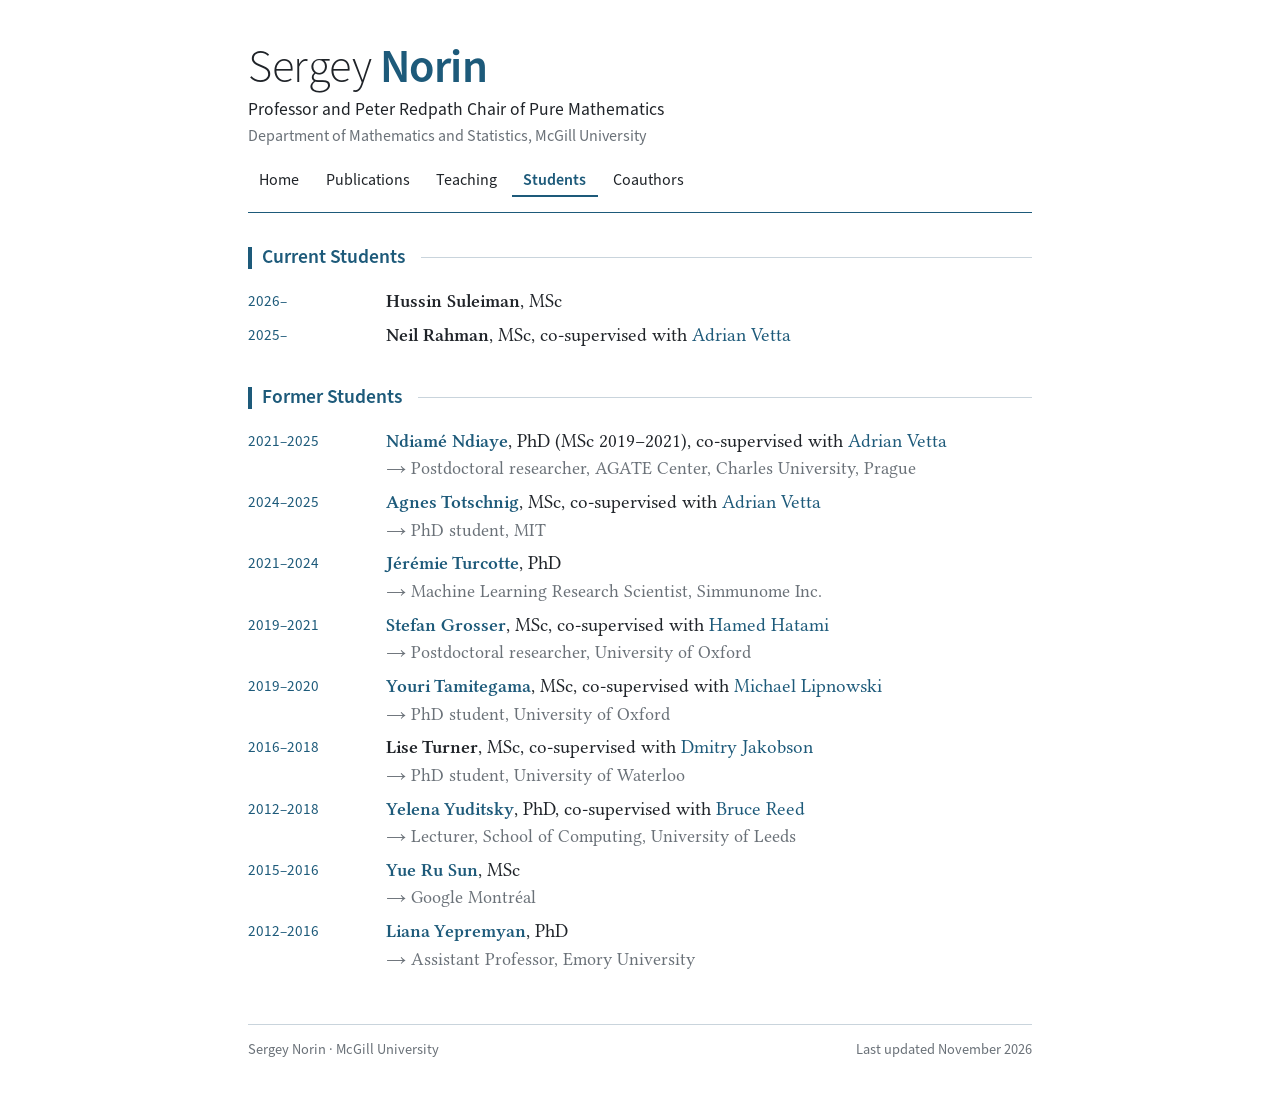
<file: students.html>
<!DOCTYPE html>
<html lang="en" class="no-js">
<head>
  <meta charset="utf-8">
  <meta name="viewport" content="width=device-width, initial-scale=1">
  <title>Students · Sergey Norin</title>
  <meta name="description" content="Current and former graduate students of Sergey Norin, McGill University.">
  <meta name="author" content="Sergey Norin">
  <link rel="icon" href="assets/favicon.svg" type="image/svg+xml">
  <link rel="preload" href="assets/fonts/libertinus-serif-regular.woff2" as="font" type="font/woff2" crossorigin>
  <link rel="preload" href="assets/fonts/sn-sans-regular.woff2" as="font" type="font/woff2" crossorigin>
  <link rel="stylesheet" href="assets/css/style.css">
  <script>document.documentElement.classList.remove('no-js');</script>
</head>
<body>
<a class="skip" href="#main">Skip to content</a>
<div class="page">

  <header class="masthead">
    <div>
      <h1><a href="./"><span class="first">Sergey</span> <span class="last">Norin</span></a></h1>
      <p class="role">Professor and Peter Redpath Chair of Pure Mathematics</p>
      <p class="dept"><a href="https://www.mcgill.ca/mathstat/">Department of Mathematics and Statistics</a>, <a href="https://www.mcgill.ca/">McGill University</a></p>
    </div>
    <nav class="nav" aria-label="Main">
      <ul>
        <li><a href="./">Home</a></li>
        <li><a href="publications.html">Publications</a></li>
        <li><a href="teaching.html">Teaching</a></li>
        <li><a href="students.html" aria-current="page">Students</a></li>
        <li><a href="coauthors.html">Coauthors</a></li>
      </ul>
    </nav>
  </header>

  <main id="main">

    <section class="section" aria-labelledby="current">
      <h2 id="current">Current Students</h2>
      <ul class="cvlist">
        <li><span class="when">2026–</span><span class="what"><b>Hussin Suleiman</b>, MSc</span></li>
        <li><span class="when">2025–</span><span class="what"><b>Neil Rahman</b>, MSc, co-supervised with <a href="https://www.math.mcgill.ca/vetta/">Adrian Vetta</a></span></li>
      </ul>
    </section>

    <section class="section" aria-labelledby="former">
      <h2 id="former">Former Students</h2>
      <ul class="cvlist">
        <li><span class="when">2021–2025</span><span class="what"><b><a href="https://ndiayendiame.wixsite.com/website">Ndiamé Ndiaye</a></b>, PhD (MSc 2019–2021), co-supervised with <a href="https://www.math.mcgill.ca/vetta/">Adrian Vetta</a>
          <span class="note">Postdoctoral researcher, AGATE Center, Charles University, Prague</span></span></li>
        <li><span class="when">2024–2025</span><span class="what"><b><a href="https://github.com/atotschnig">Agnes Totschnig</a></b>, MSc, co-supervised with <a href="https://www.math.mcgill.ca/vetta/">Adrian Vetta</a>
          <span class="note">PhD student, MIT</span></span></li>
        <li><span class="when">2021–2024</span><span class="what"><b><a href="https://www.jeremieturcotte.com/">Jérémie Turcotte</a></b>, PhD
          <span class="note">Machine Learning Research Scientist, Simmunome Inc.</span></span></li>
        <li><span class="when">2019–2021</span><span class="what"><b><a href="https://blog.catalangrenade.com/">Stefan Grosser</a></b>, MSc, co-supervised with <a href="https://www.cs.mcgill.ca/~hatami/">Hamed Hatami</a>
          <span class="note">Postdoctoral researcher, University of Oxford</span></span></li>
        <li><span class="when">2019–2020</span><span class="what"><b><a href="https://www.cs.mcgill.ca/~ytamit/index.php">Youri Tamitegama</a></b>, MSc, co-supervised with <a href="https://sites.google.com/site/michaellipnowski/">Michael Lipnowski</a>
          <span class="note">PhD student, University of Oxford</span></span></li>
        <li><span class="when">2016–2018</span><span class="what"><b>Lise Turner</b>, MSc, co-supervised with <a href="https://www.math.mcgill.ca/jakobson/">Dmitry Jakobson</a>
          <span class="note">PhD student, University of Waterloo</span></span></li>
        <li><span class="when">2012–2018</span><span class="what"><b><a href="https://algorithms.leeds.ac.uk/profiles/yelena-yuditsky/">Yelena Yuditsky</a></b>, PhD, co-supervised with <a href="https://www.cs.mcgill.ca/~breed/">Bruce Reed</a>
          <span class="note">Lecturer, School of Computing, University of Leeds</span></span></li>
        <li><span class="when">2015–2016</span><span class="what"><b><a href="https://www.math.mcgill.ca/sun/">Yue Ru Sun</a></b>, MSc
          <span class="note">Google Montréal</span></span></li>
        <li><span class="when">2012–2016</span><span class="what"><b><a href="https://www.lianayepremyan.com/">Liana Yepremyan</a></b>, PhD
          <span class="note">Assistant Professor, Emory University</span></span></li>
      </ul>
    </section>

  </main>

  <footer class="foot">
    <span>Sergey Norin · McGill University</span>
    <span>Last updated November 2026</span>
  </footer>

</div>
</body>
</html>
</file>
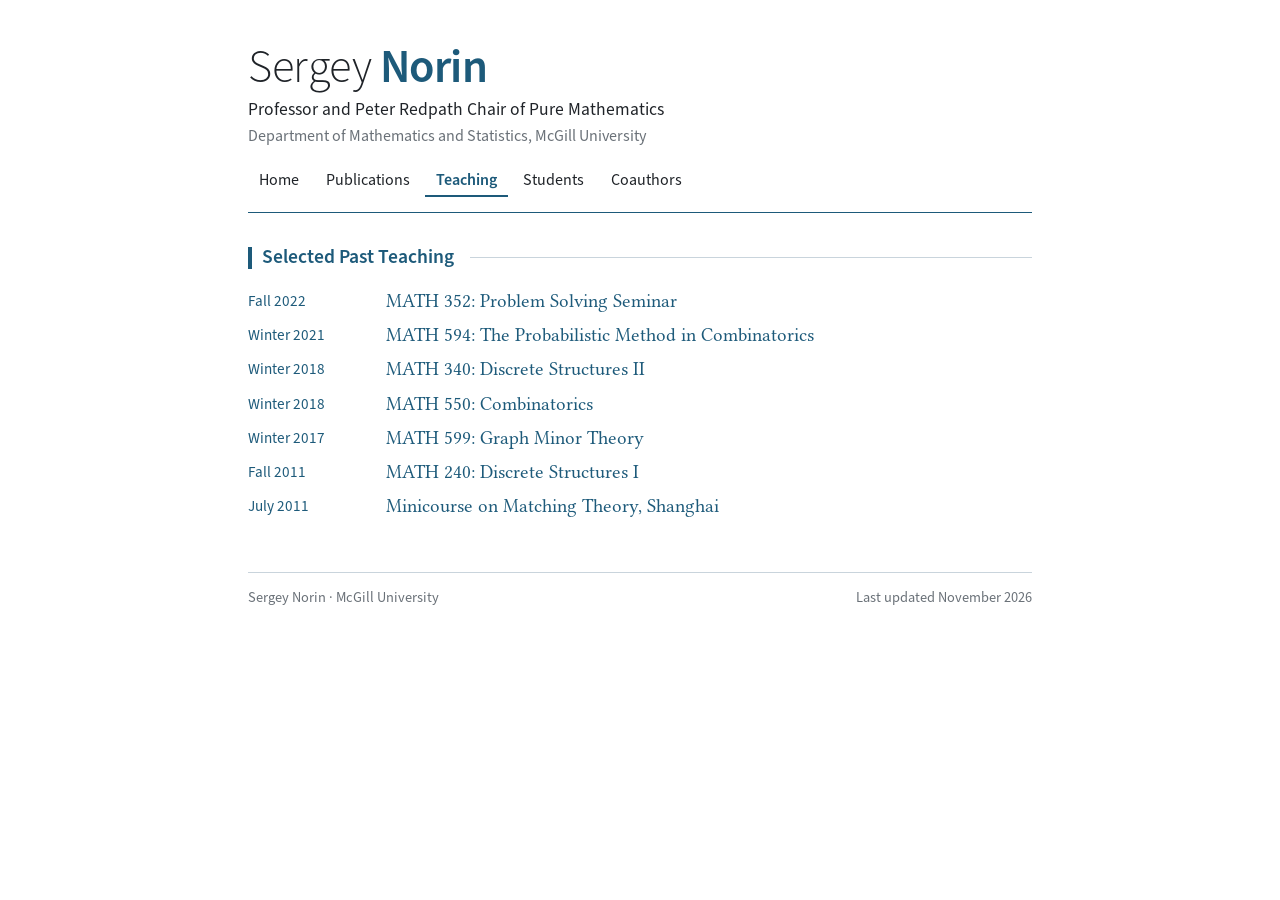
<file: teaching.html>
<!DOCTYPE html>
<html lang="en" class="no-js">
<head>
  <meta charset="utf-8">
  <meta name="viewport" content="width=device-width, initial-scale=1">
  <title>Teaching · Sergey Norin</title>
  <meta name="description" content="Selected past courses taught by Sergey Norin, McGill University.">
  <meta name="author" content="Sergey Norin">
  <link rel="icon" href="assets/favicon.svg" type="image/svg+xml">
  <link rel="preload" href="assets/fonts/libertinus-serif-regular.woff2" as="font" type="font/woff2" crossorigin>
  <link rel="preload" href="assets/fonts/sn-sans-regular.woff2" as="font" type="font/woff2" crossorigin>
  <link rel="stylesheet" href="assets/css/style.css">
  <script>document.documentElement.classList.remove('no-js');</script>
</head>
<body>
<a class="skip" href="#main">Skip to content</a>
<div class="page">

  <header class="masthead">
    <div>
      <h1><a href="./"><span class="first">Sergey</span> <span class="last">Norin</span></a></h1>
      <p class="role">Professor and Peter Redpath Chair of Pure Mathematics</p>
      <p class="dept"><a href="https://www.mcgill.ca/mathstat/">Department of Mathematics and Statistics</a>, <a href="https://www.mcgill.ca/">McGill University</a></p>
    </div>
    <nav class="nav" aria-label="Main">
      <ul>
        <li><a href="./">Home</a></li>
        <li><a href="publications.html">Publications</a></li>
        <li><a href="teaching.html" aria-current="page">Teaching</a></li>
        <li><a href="students.html">Students</a></li>
        <li><a href="coauthors.html">Coauthors</a></li>
      </ul>
    </nav>
  </header>

  <main id="main">

    <section class="section" aria-labelledby="teaching">
      <h2 id="teaching">Selected Past Teaching</h2>
      <ul class="cvlist">
        <li><span class="when">Fall 2022</span><span class="what"><a href="https://www.math.mcgill.ca/snorin/putnam2022.html">MATH 352: Problem Solving Seminar</a></span></li>
        <li><span class="when">Winter 2021</span><span class="what"><a href="https://www.math.mcgill.ca/snorin/math594W21.html">MATH 594: The Probabilistic Method in Combinatorics</a></span></li>
        <li><span class="when">Winter 2018</span><span class="what"><a href="https://www.math.mcgill.ca/snorin/math340W18.html">MATH 340: Discrete Structures II</a></span></li>
        <li><span class="when">Winter 2018</span><span class="what"><a href="https://www.math.mcgill.ca/snorin/math550W18.html">MATH 550: Combinatorics</a></span></li>
        <li><span class="when">Winter 2017</span><span class="what"><a href="https://www.math.mcgill.ca/snorin/math599W17.html">MATH 599: Graph Minor Theory</a></span></li>
        <li><span class="when">Fall 2011</span><span class="what"><a href="https://www.math.mcgill.ca/snorin/MATH240F11.html">MATH 240: Discrete Structures I</a></span></li>
        <li><span class="when">July 2011</span><span class="what"><a href="https://www.math.mcgill.ca/snorin/matchingMinicourse.html">Minicourse on Matching Theory, Shanghai</a></span></li>
      </ul>
    </section>

  </main>

  <footer class="foot">
    <span>Sergey Norin · McGill University</span>
    <span>Last updated November 2026</span>
  </footer>

</div>
</body>
</html>
</file>
<file: assets/css/style.css>
/* ==========================================================================
   Sergey Norin, personal website
   Colours and type follow the 2026 CV: petrol-blue accent,
   Libertinus Serif for text, Source Sans (served as "SN Sans") for labels.
   ========================================================================== */

/* ---------- fonts --------------------------------------------------------- */
@font-face { font-family: "Libertinus Serif"; src: url("../fonts/libertinus-serif-regular.woff2") format("woff2");
  font-weight: 400; font-style: normal; font-display: swap; }
@font-face { font-family: "Libertinus Serif"; src: url("../fonts/libertinus-serif-italic.woff2") format("woff2");
  font-weight: 400; font-style: italic; font-display: swap; }
@font-face { font-family: "Libertinus Serif"; src: url("../fonts/libertinus-serif-semibold.woff2") format("woff2");
  font-weight: 600; font-style: normal; font-display: swap; }
@font-face { font-family: "SN Sans"; src: url("../fonts/sn-sans-light.woff2") format("woff2");
  font-weight: 300; font-style: normal; font-display: swap; }
@font-face { font-family: "SN Sans"; src: url("../fonts/sn-sans-regular.woff2") format("woff2");
  font-weight: 400; font-style: normal; font-display: swap; }
@font-face { font-family: "SN Sans"; src: url("../fonts/sn-sans-semibold.woff2") format("woff2");
  font-weight: 600; font-style: normal; font-display: swap; }

/* ---------- colour tokens ------------------------------------------------- */
:root {
  --bg: #ffffff;
  --ink: #1f2328;
  --accent: #1d5a7a;
  --accent-soft: #e8f0f5;
  --muted: #6a7178;
  --hair: #c9d4dc;
  --serif: "Libertinus Serif", "Iowan Old Style", "Palatino Linotype", Palatino, Georgia, serif;
  --sans: "SN Sans", "Source Sans 3", "Source Sans Pro", "Segoe UI", system-ui, sans-serif;
  --datecol: 7.6rem;
  color-scheme: light;
}
@media (prefers-color-scheme: dark) {
  :root:not([data-theme="light"]) {
    --bg: #14181b;
    --ink: #e3e6e8;
    --accent: #84bedb;
    --accent-soft: #1d2b33;
    --muted: #9aa3aa;
    --hair: #2f3d46;
    color-scheme: dark;
  }
}
:root[data-theme="dark"] {
  --bg: #14181b; --ink: #e3e6e8; --accent: #84bedb; --accent-soft: #1d2b33;
  --muted: #9aa3aa; --hair: #2f3d46; color-scheme: dark;
}

/* ---------- base ---------------------------------------------------------- */
*, *::before, *::after { box-sizing: border-box; }
html { -webkit-text-size-adjust: 100%; text-size-adjust: 100%; }
body {
  margin: 0;
  background: var(--bg);
  color: var(--ink);
  font-family: var(--serif);
  font-size: 1.1875rem;          /* 19px: Libertinus runs small */
  line-height: 1.5;
  font-variant-numeric: lining-nums;
  font-kerning: normal;
}
.page { max-width: 52rem; margin: 0 auto; padding: 2.75rem 1.5rem 3rem; }
a { color: var(--accent); text-decoration: none; }
a:hover, a:focus-visible { text-decoration: underline; text-underline-offset: 0.15em; }
a:focus-visible, button:focus-visible { outline: 2px solid var(--accent); outline-offset: 2px; border-radius: 2px; }
p { margin: 0 0 0.75em; }
i, em { font-style: italic; }
b, strong { font-weight: 600; }
sub, sup { font-size: 0.72em; line-height: 0; }
.muted { color: var(--muted); }
.sans { font-family: var(--sans); }
.skip { position: absolute; left: -999px; top: 0; }
.skip:focus { left: 1rem; top: 1rem; background: var(--bg); padding: 0.4rem 0.7rem; z-index: 10; }

/* ---------- masthead ------------------------------------------------------ */
.masthead {
  display: flex; flex-wrap: wrap; align-items: flex-end; justify-content: space-between;
  gap: 1rem 2rem;
  padding-bottom: 0.9rem;
  border-bottom: 1.5px solid var(--accent);
}
.masthead h1 {
  margin: 0 0 0.35rem;
  font-family: var(--sans); font-weight: 300;
  font-size: clamp(2.3rem, 6vw, 2.9rem); line-height: 1.05; letter-spacing: -0.01em;
}
.masthead h1 a { color: inherit; }
.masthead h1 a:hover { text-decoration: none; }
.masthead h1 .last { font-weight: 600; color: var(--accent); }
.masthead .role { margin: 0; font-family: var(--sans); font-size: 1.1rem; line-height: 1.35; }
.masthead .dept { margin: 0.1rem 0 0; font-family: var(--sans); font-size: 1rem; color: var(--muted); }
.masthead .dept a { color: var(--muted); }
.masthead .dept a:hover { color: var(--accent); }

.nav { font-family: var(--sans); font-size: 1rem; }
.nav ul { list-style: none; display: flex; gap: 0.25rem; margin: 0; padding: 0; }
.nav a {
  display: block; padding: 0.3rem 0.7rem; border-radius: 3px;
  color: var(--ink);
}
.nav a:hover { background: var(--accent-soft); color: var(--accent); text-decoration: none; }
.nav a[aria-current="page"] { color: var(--accent); font-weight: 600; box-shadow: inset 0 -2px 0 var(--accent); border-radius: 0; }

/* ---------- sections (CV-style headings) ---------------------------------- */
.section { margin-top: 2.1rem; }
.section > h2 {
  display: flex; align-items: center; gap: 0.6rem;
  margin: 0 0 0.9rem;
  font-family: var(--sans); font-weight: 600; font-size: 1.22rem; line-height: 1.2;
  color: var(--accent);
}
.section > h2::before {
  content: ""; flex: none; width: 4px; height: 1.15em; background: var(--accent);
}
.section > h2::after {
  content: ""; flex: 1; height: 1px; background: var(--hair); margin-left: 0.4rem;
}
.lead p { max-width: 40rem; }

/* ---------- two-column lists (date | content), as in the CV -------------- */
.cvlist { list-style: none; margin: 0; padding: 0; }
.cvlist > li {
  display: grid; grid-template-columns: var(--datecol) minmax(0, 1fr);
  column-gap: 1rem;
  padding: 0.18rem 0;
}
.cvlist .when {
  font-family: var(--sans); font-size: 0.95rem; line-height: 1.85;
  color: var(--accent); white-space: nowrap; font-variant-numeric: tabular-nums;
}
.cvlist .what { min-width: 0; }
.cvlist .note { display: block; color: var(--muted); font-size: 0.95em; }
.cvlist .note::before { content: "\2192\00a0"; }
.cvlist .sub {
  grid-column: 2; padding-top: 0.6rem;
  font-family: var(--sans); font-weight: 600; font-size: 0.8rem;
  letter-spacing: 0.08em; text-transform: uppercase; color: var(--muted);
}
.cvlist > li.sub-row { display: block; padding: 0.8rem 0 0.1rem calc(var(--datecol) + 1rem); }
.cvlist > li.sub-row:first-child { padding-top: 0; }
.cvlist > li.sub-row span {
  font-family: var(--sans); font-weight: 600; font-size: 0.8rem;
  letter-spacing: 0.08em; text-transform: uppercase; color: var(--muted);
}

/* contact rows: label column */
.contact .when { color: var(--muted); }
.contact address { font-style: normal; }

/* compact inline link lists (workshops, quick links) */
.inline-list { list-style: none; margin: 0.4rem 0 0; padding: 0; display: flex; flex-wrap: wrap; gap: 0.45rem; }
.inline-list a {
  display: inline-block; padding: 0.12rem 0.6rem;
  font-family: var(--sans); font-size: 0.98rem;
  border: 1px solid var(--hair); border-radius: 3px; color: var(--accent);
}
.inline-list a:hover { border-color: var(--accent); background: var(--accent-soft); text-decoration: none; }

.quicklinks { font-family: var(--sans); font-size: 1rem; margin-top: 1rem; }
.quicklinks a { font-weight: 600; white-space: nowrap; }
.quicklinks .sep { color: var(--hair); margin: 0 0.5rem; }

/* ---------- publications -------------------------------------------------- */
.pub-tools {
  display: flex; flex-wrap: wrap; align-items: center; justify-content: space-between;
  gap: 0.8rem 1.5rem; margin: 1.6rem 0 0.4rem;
  font-family: var(--sans); font-size: 1rem;
}
.pub-count { color: var(--muted); }
.pub-note { margin: 0 0 0.2rem; font-family: var(--sans); font-size: 1rem; color: var(--muted); }
.seg { display: inline-flex; border: 1px solid var(--accent); border-radius: 4px; overflow: hidden; }
.seg button {
  font: inherit; font-size: 0.95rem; padding: 0.3rem 0.85rem; margin: 0;
  border: 0; background: transparent; color: var(--accent); cursor: pointer;
}
.seg button + button { border-left: 1px solid var(--accent); }
.seg button[aria-pressed="true"] { background: var(--accent); color: var(--bg); }
.no-js .seg { display: none; }

.topic-index { margin: 0.6rem 0 0; }
.topic-index a .n { color: var(--muted); font-size: 0.85em; margin-left: 0.3em; }

.pubs { list-style: none; margin: 0; padding: 0; font-size: 1.06rem; }
.pubs > li {
  display: grid; grid-template-columns: 5.6rem minmax(0, 1fr); column-gap: 1rem;
  padding: 0.28rem 0;
}
.pubs .y {
  font-family: var(--sans); font-size: 0.9rem; line-height: 1.95;
  color: var(--accent); font-variant-numeric: tabular-nums; white-space: nowrap;
}
.pubs li[data-y="preprint"] .y, .pubs li[data-y="manuscript"] .y { color: var(--muted); }
.pubs .t { font-weight: 400; }
.pubs .co { color: var(--muted); }
.pubs .extra { display: block; color: var(--muted); font-size: 0.93em; }
#by-year .pubs .y { font-weight: 600; }
#by-year .pubs .y:empty::before { content: ""; }
#by-year .yeargroup + .yeargroup { margin-top: 0.5rem; }
[hidden] { display: none !important; }

/* ---------- coauthors ----------------------------------------------------- */
/* Rows of names grouped by number of joint papers; --k (set on each row)
   is that number and drives the font size and weight. */
.co-head, .coauthors > li {
  display: grid; grid-template-columns: 3rem minmax(0, 1fr); column-gap: 1.1rem;
  align-items: baseline;
}
.co-head {
  margin: 1.4rem 0 0.2rem;
  font-family: var(--sans); font-weight: 600; font-size: 0.8rem;
  letter-spacing: 0.08em; text-transform: uppercase; color: var(--muted);
}
.co-head span:first-child { text-align: right; }
.coauthors { list-style: none; margin: 0; padding: 0; }
.coauthors > li {
  padding: 0.55rem 0 0.6rem;
  border-top: 1px solid var(--hair);
}
.coauthors .n {
  font-family: var(--sans); font-weight: 600; color: var(--accent);
  font-size: calc(0.95rem + (var(--k) - 1) * 0.07rem);
  text-align: right; font-variant-numeric: tabular-nums; line-height: 1.2;
}
.coauthors .names {
  list-style: none; margin: 0; padding: 0;
  font-size: calc(1rem + (var(--k) - 1) * 0.085rem);
  /* semibold from 5 joint papers up */
  font-weight: clamp(400, calc(400 + (var(--k) - 4) * 200), 600);
  line-height: 1.45;
}
.coauthors .names li { display: inline; white-space: nowrap; }
.coauthors .names li:not(:last-child)::after {
  content: "\00a0\00b7"; color: var(--muted); font-weight: 400;
}
.vh {
  position: absolute; width: 1px; height: 1px; overflow: hidden;
  clip: rect(0 0 0 0); clip-path: inset(50%); white-space: nowrap;
}

/* ---------- footer -------------------------------------------------------- */
.foot {
  margin-top: 3rem; padding-top: 0.9rem; border-top: 1px solid var(--hair);
  display: flex; flex-wrap: wrap; justify-content: space-between; gap: 0.5rem 1.5rem;
  font-family: var(--sans); font-size: 0.9rem; color: var(--muted);
}
.foot a { color: var(--muted); }
.foot a:hover { color: var(--accent); }

/* ---------- small screens ------------------------------------------------- */
@media (max-width: 40rem) {
  body { font-size: 1.125rem; }
  .page { padding: 1.6rem 1rem 2.4rem; }
  .masthead { align-items: flex-start; }
  .nav { width: 100%; }
  .nav ul { margin-left: -0.7rem; }
  .cvlist > li, .pubs > li { grid-template-columns: minmax(0, 1fr); }
  .cvlist .when, .pubs .y { line-height: 1.4; }
  .cvlist > li.sub-row { padding-left: 0; }
  .pubs .y:empty { display: none; }
  .pubs > li { padding: 0.45rem 0; }
  .cvlist > li { padding: 0.35rem 0; }
  .coauthors > li { grid-template-columns: 2.1rem minmax(0, 1fr); column-gap: 0.75rem; }
  .co-head { display: none; }
  /* five tabs: one spread-out row from 375px up, wrapping (not overflowing) below that */
  .nav { font-size: 0.93rem; }
  .nav ul { margin: 0 -0.25rem; flex-wrap: wrap; justify-content: space-between; gap: 0; }
  .nav a { padding: 0.3rem 0.25rem; }
  .coauthors { margin-top: 1rem; }
  .coauthors .names { font-size: calc(0.98rem + (var(--k) - 1) * 0.06rem); }
  .coauthors .n { font-size: calc(0.9rem + (var(--k) - 1) * 0.05rem); }
}
@media (max-width: 22rem) {
  .nav ul { justify-content: flex-start; column-gap: 0.6rem; }
}

/* ---------- print --------------------------------------------------------- */
@media print {
  .nav, .pub-tools .seg, .topic-index, .skip { display: none !important; }
  .page { max-width: none; padding: 0; }
  a { color: inherit; }
}
</file>
